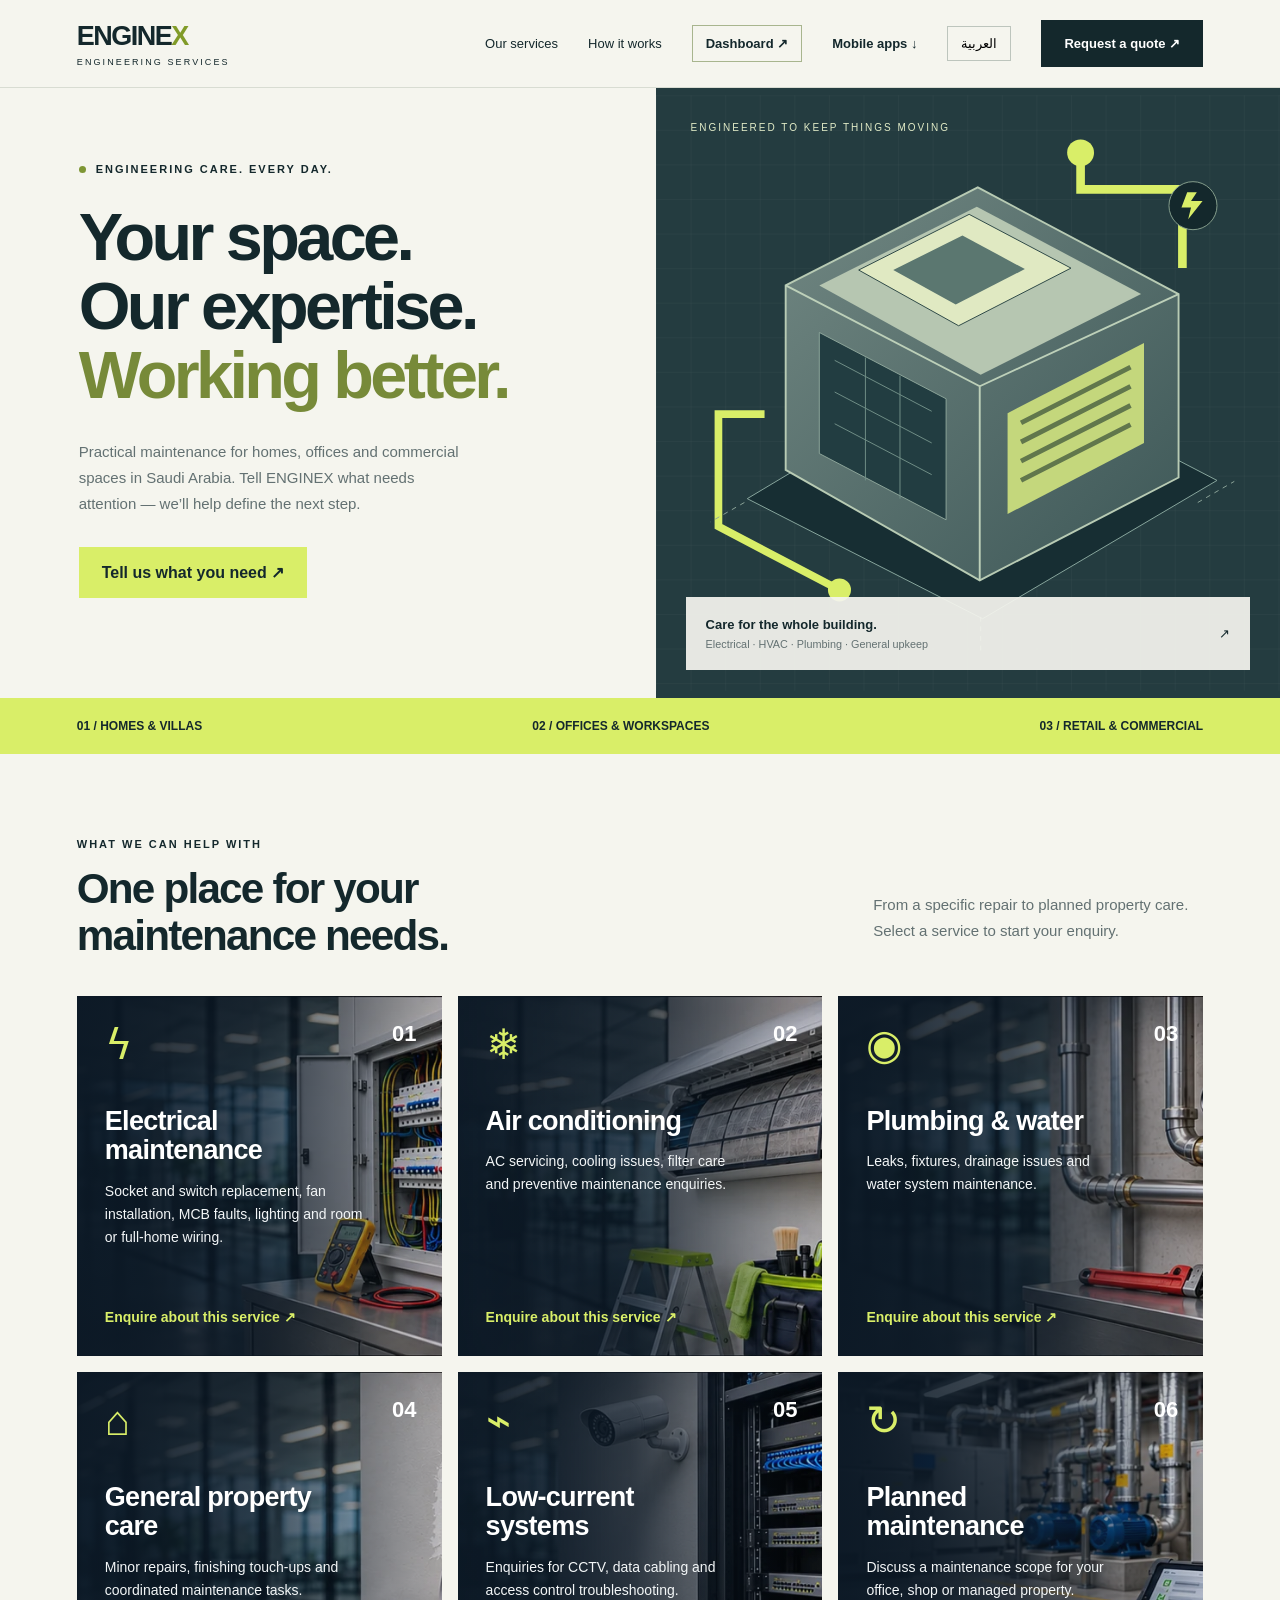
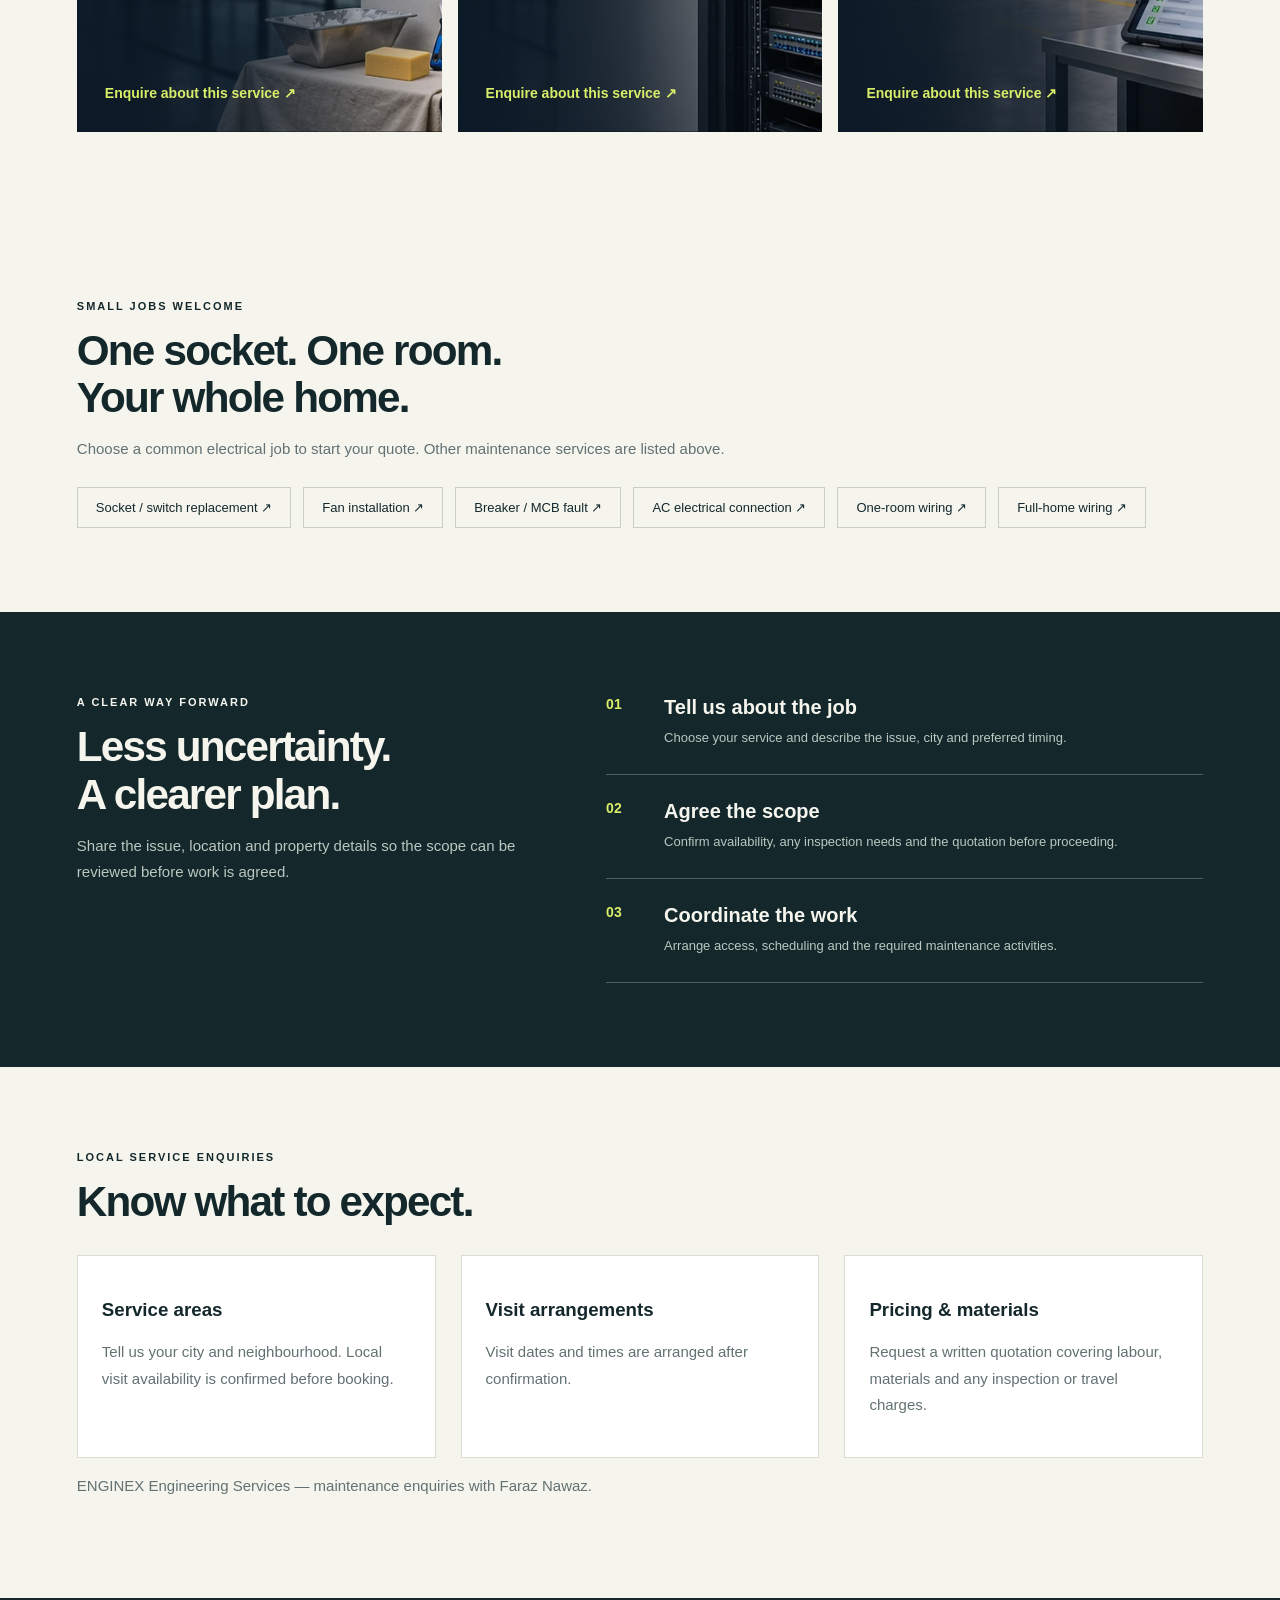
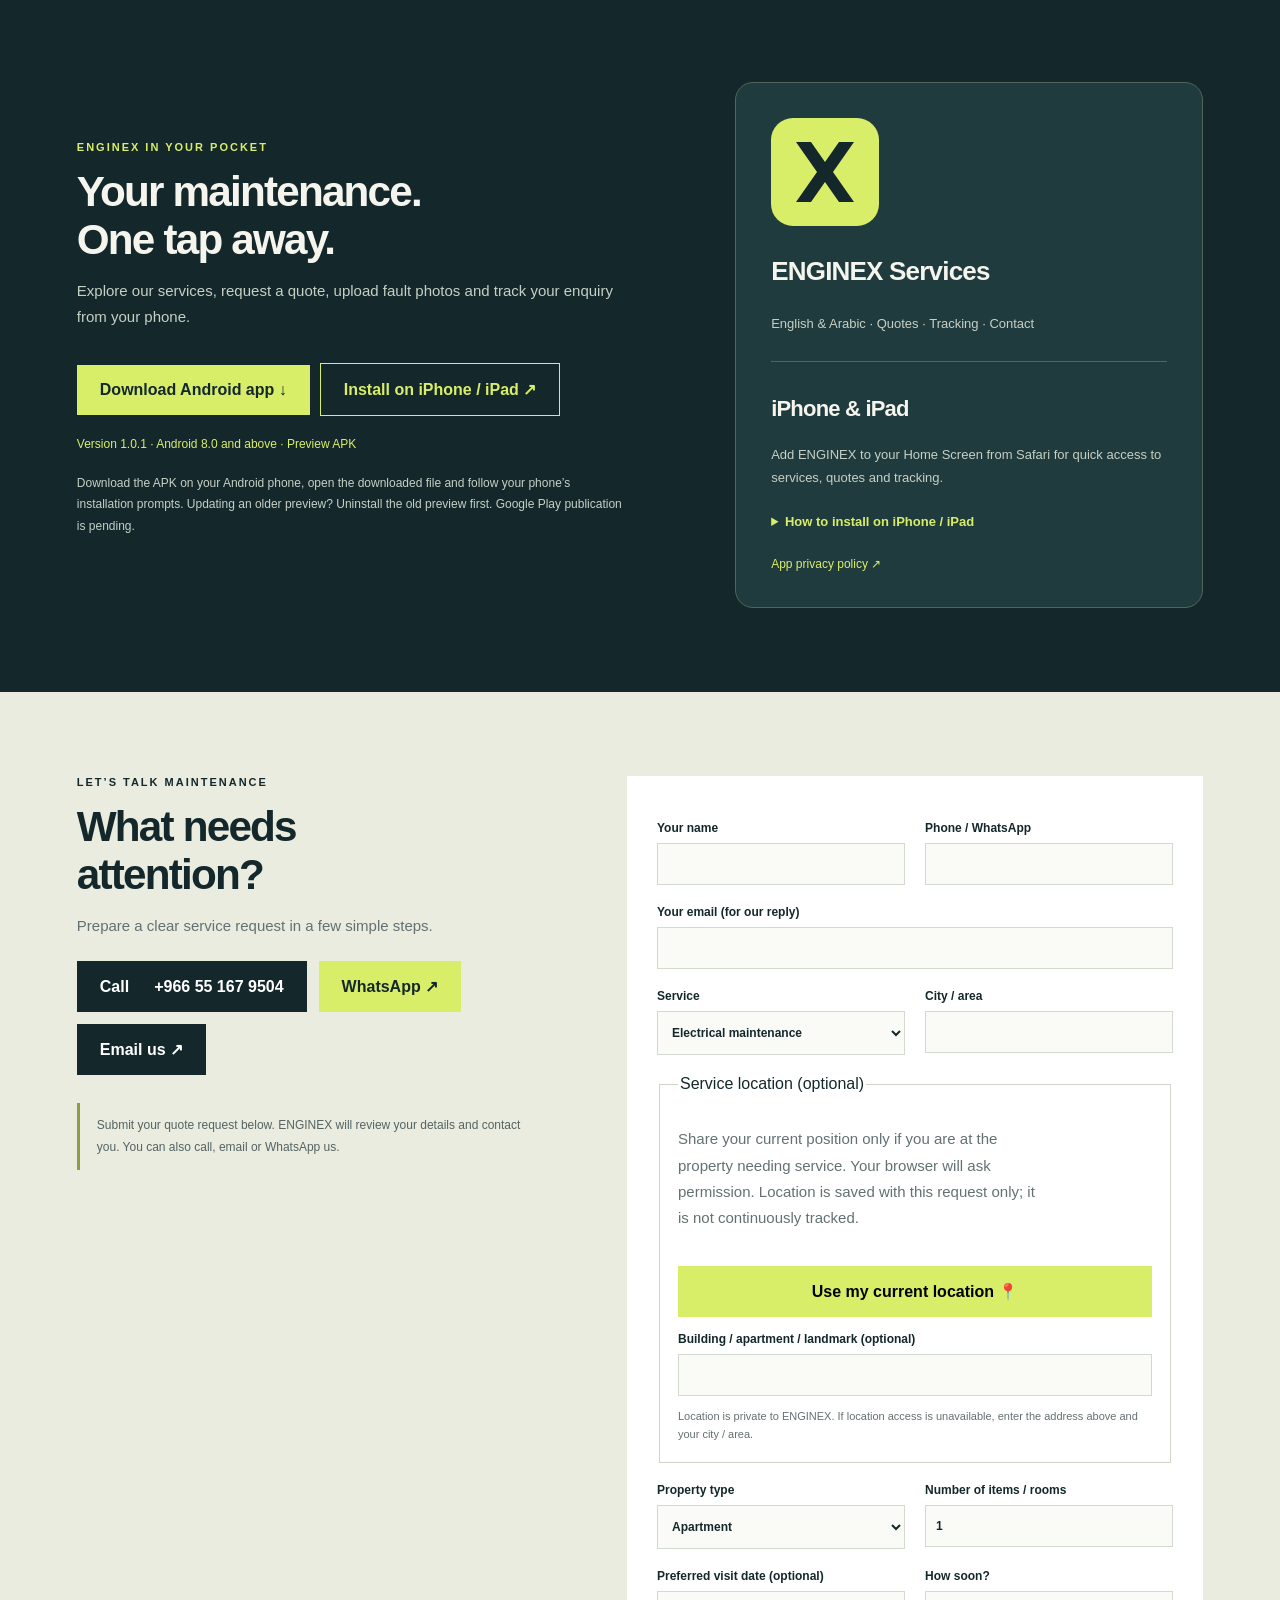
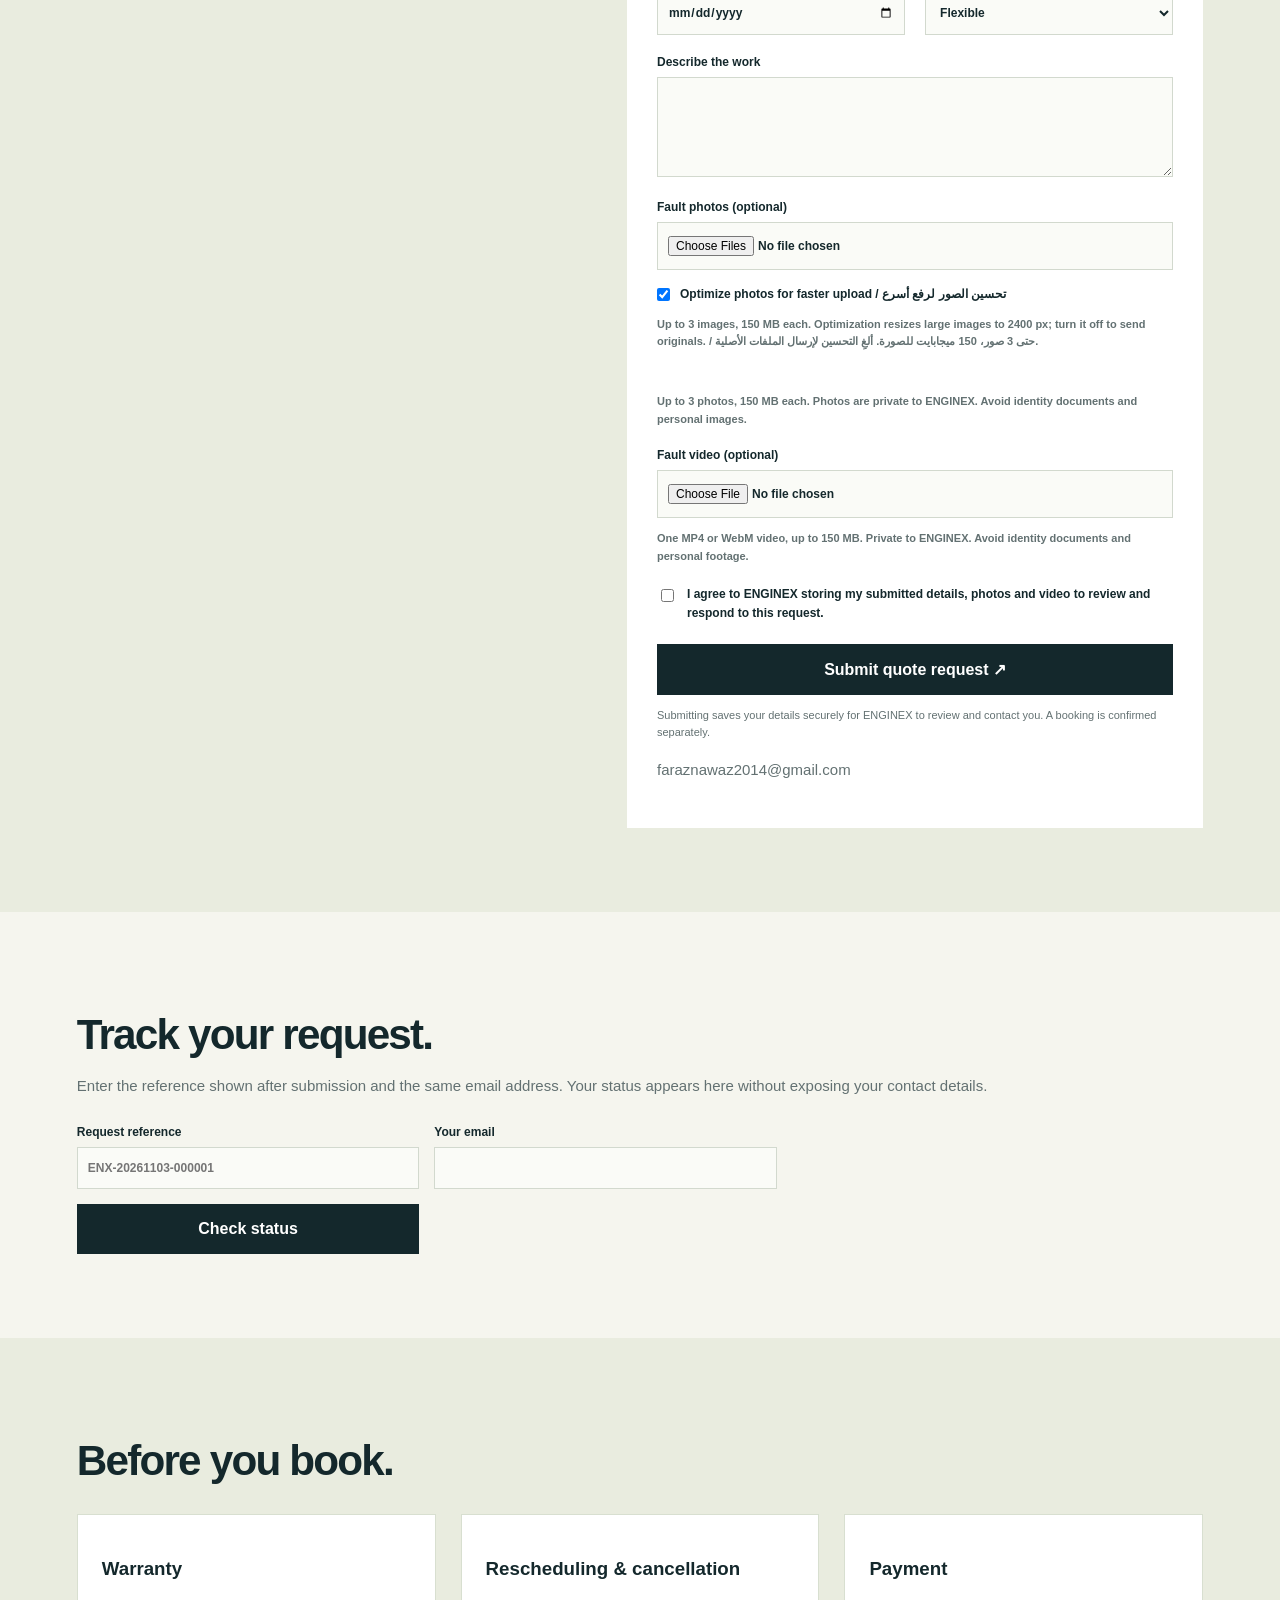
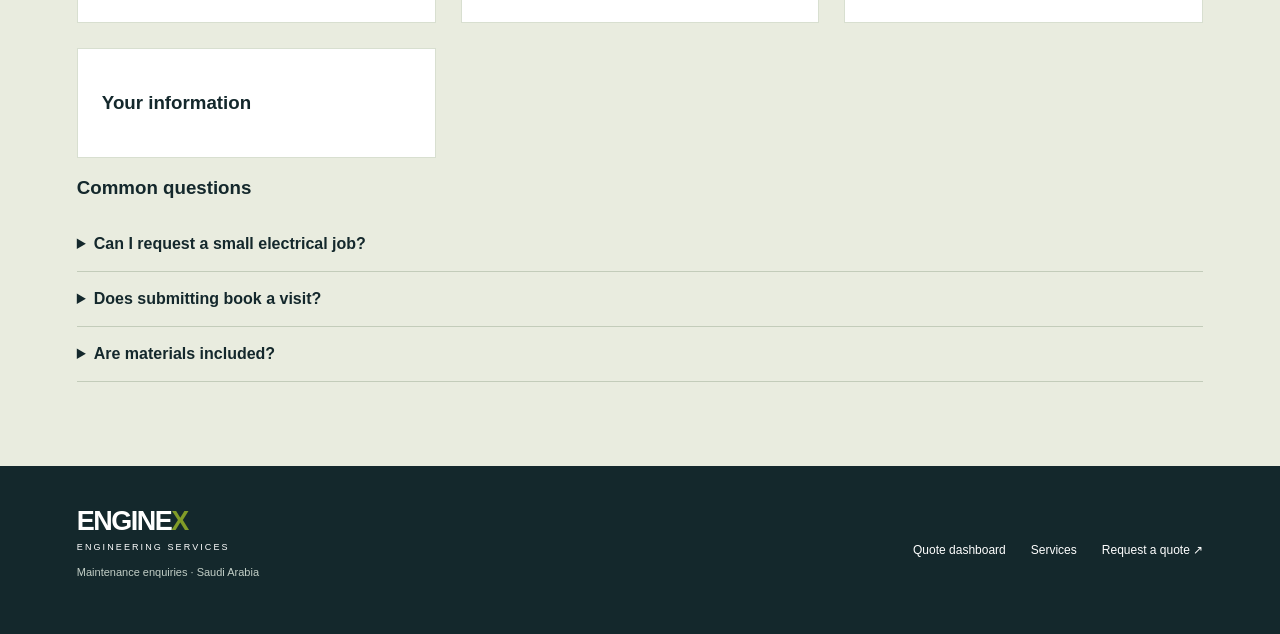
<file: index.html>
<!doctype html><html lang="en"><head><meta charset="utf-8"><meta name="viewport" content="width=device-width,initial-scale=1"><meta name="description" content="ENGINEX Engineering Services — electrical, air conditioning, plumbing and property maintenance enquiries in Saudi Arabia."><title>ENGINEX | Engineering & Maintenance</title><style>
:root{--ink:#14282c;--lime:#d9ee68;--paper:#f5f5ee;--muted:#637172}*{box-sizing:border-box}html{scroll-behavior:smooth;scroll-padding-top:90px}body{margin:0;background:var(--paper);color:var(--ink);font-family:Arial,sans-serif}a{color:inherit;text-decoration:none}button,input,select,textarea{font:inherit}button,a,input,select,textarea{outline-offset:5px}header{height:88px;display:flex;align-items:center;justify-content:space-between;padding:0 6%;background:var(--paper);border-bottom:1px solid #d8dcd2;position:sticky;top:0;z-index:10}.logo{font-size:27px;font-weight:900;letter-spacing:-1.5px}.logo span{color:#819b28}.sublogo{display:block;font-size:9px;letter-spacing:2.1px;font-weight:500;margin-top:5px}nav{display:flex;align-items:center;gap:30px;font-size:13px}.btn{border:0;background:var(--lime);padding:16px 23px;display:inline-flex;justify-content:center;align-items:center;gap:25px;font-weight:700;cursor:pointer}.dark{background:var(--ink);color:white}.lang{background:none;border:1px solid #bdc5bd;padding:9px 13px;cursor:pointer}.hero{display:grid;grid-template-columns:1.05fr 1fr;min-height:610px}.hero-copy{padding:75px 9% 62px 12%}.eyebrow{font-size:11px;text-transform:uppercase;letter-spacing:2px;font-weight:700;display:flex;align-items:center;gap:10px}.dot{height:7px;width:7px;background:#7e9634;border-radius:50%}h1{font-size:clamp(45px,5.2vw,76px);line-height:1.04;letter-spacing:-3.6px;margin:28px 0}h1 em{font-style:normal;color:#778a39}p{font-size:15px;line-height:1.75;color:var(--muted)}.hero-copy p{max-width:390px;margin-bottom:30px}.hero-art{background:#243c40;position:relative;overflow:hidden;display:flex;align-items:center;justify-content:center;min-height:470px}.hero-art svg{width:100%;height:100%;position:absolute}.art-label{position:absolute;left:35px;top:34px;color:#e2ecc7;font-size:10px;letter-spacing:2px}.art-bottom{position:absolute;bottom:28px;left:30px;right:30px;background:#f5f5eeed;padding:20px;display:flex;justify-content:space-between;align-items:center;font-size:13px}.art-bottom small{display:block;color:var(--muted);margin-top:6px}.strip{background:var(--lime);padding:21px 6%;display:flex;justify-content:space-between;gap:20px;font-size:12px;font-weight:700}.section{padding:84px 6%}.section-head{display:flex;justify-content:space-between;align-items:end;gap:30px;margin-bottom:36px}h2{font-size:clamp(32px,3.3vw,47px);letter-spacing:-1.8px;line-height:1.12;margin:15px 0 0}.section-head p{max-width:330px}.cards{display:grid;grid-template-columns:repeat(3,1fr);gap:16px}.card{background:#fff;padding:30px;min-height:255px;border:1px solid #dfe3d8;position:relative}.icon{font-size:29px;color:#728c2c}.card h3{font-size:21px;margin:25px 0 10px;letter-spacing:-.5px}.card p{font-size:13px;margin:0 0 25px}.card a{font-size:12px;font-weight:700}.number{position:absolute;right:25px;top:28px;color:#a0aaa3;font-size:11px}.process{background:var(--ink);color:var(--paper);display:grid;grid-template-columns:1fr 1.3fr;gap:70px}.process p{color:#bbc7c0}.steps{display:grid;gap:25px}.step{display:grid;grid-template-columns:40px 1fr;gap:18px;border-bottom:1px solid #4d5e5f;padding-bottom:24px}.step b{color:var(--lime);font-size:14px}.step h3{margin:0;font-size:20px}.step p{margin:8px 0 0;font-size:13px}.audience{display:flex;gap:12px;flex-wrap:wrap;margin-top:30px}.pill{border:1px solid #c8cfc3;padding:12px 18px;font-size:13px}.quote{display:grid;grid-template-columns:1fr 1.2fr;gap:70px;background:#e9ecdf}.quote p{max-width:370px}.note{border-left:3px solid #8b9e47;padding:12px 17px;font-size:12px;margin-top:28px;line-height:1.8;color:#556362}.form{background:white;padding:30px}.fields{display:grid;grid-template-columns:1fr 1fr;gap:20px}label{font-size:12px;font-weight:700;display:block}input,select,textarea{width:100%;padding:13px 10px;margin-top:8px;border:1px solid #d2d9ce;background:#fafbf7;color:var(--ink)}textarea{min-height:100px;resize:vertical}.wide{grid-column:1/-1}.form .btn{width:100%;margin-top:20px}.form small{display:block;font-size:11px;color:var(--muted);line-height:1.6;margin-top:12px}#result{white-space:pre-wrap;font-size:13px;line-height:1.6;background:var(--paper);padding:18px}footer{background:var(--ink);color:white;padding:40px 6%;display:flex;justify-content:space-between;gap:25px;align-items:center}footer p{font-size:11px;color:#c2cec6}.foot-links{font-size:12px;display:flex;gap:25px}[dir=rtl] h1{letter-spacing:0}[dir=rtl] .hero-copy{padding:75px 12% 62px 9%}[dir=rtl] .note{border-left:0;border-right:3px solid #8b9e47}@media(max-width:800px){header{height:75px}nav{gap:12px}nav>a:not(.btn){display:none}nav .btn{padding:12px;font-size:11px}.hero{grid-template-columns:1fr}.hero-copy{padding:48px 6%}h1{letter-spacing:-2px}.hero-art{min-height:390px}.strip{flex-wrap:wrap;font-size:11px}.section{padding:55px 6%}.cards{grid-template-columns:1fr 1fr}.process,.quote{grid-template-columns:1fr;gap:30px}.section-head{display:block}.fields{grid-template-columns:1fr}.wide{grid-column:auto}footer{align-items:start;flex-direction:column}}@media(max-width:470px){.cards{grid-template-columns:1fr}.card{min-height:210px}.logo{font-size:23px}.sublogo{font-size:7px}.form{padding:22px}}
.contact-actions{display:flex;flex-wrap:wrap;gap:12px;margin:22px 0}.contact-actions a{overflow-wrap:anywhere}.foot-links{flex-wrap:wrap}a[href^="mailto:"]{overflow-wrap:anywhere}nav .dashboard-link{border:1px solid #a8b58e;padding:10px 13px;font-weight:700;white-space:nowrap}@media(max-width:800px){nav>a.dashboard-link{display:inline-flex}header{height:auto;min-height:75px;padding-top:14px;padding-bottom:14px;gap:12px;flex-wrap:wrap}nav{flex-wrap:wrap}} .hero-media-layer{position:absolute;inset:0;z-index:1;background:#203b3d}.hero-custom-media{display:block;width:100%;height:100%;object-fit:cover}.hero-custom-media[hidden]{display:none!important}.has-custom-media>svg,.has-custom-media>.art-label{visibility:hidden}.has-custom-media>.art-bottom{z-index:3;pointer-events:none}.hero-slide-caption{position:absolute;z-index:3;left:20px;top:20px;bottom:auto;max-width:calc(100% - 270px);background:#14282ce8;color:#d9ee68;padding:10px 13px;font-size:11px;font-weight:700;letter-spacing:1.2px;line-height:1.5;pointer-events:none}@media(max-width:600px){.hero-slide-caption{top:78px;left:18px;max-width:calc(100% - 36px)}}.hero-slide-caption:empty{display:none}.hero-media-nav{position:absolute;top:18px;right:18px;z-index:4;display:flex;align-items:center;gap:8px;padding:8px;background:#f5f5eeed;color:#14282c;font-size:12px}.hero-media-nav button{border:0;padding:9px;background:#d9ee68;cursor:pointer}.hero-custom-media[controls]{padding-bottom:120px} .info-grid,.examples-grid{display:grid;grid-template-columns:repeat(3,1fr);gap:25px;margin-top:30px}.info-grid article,.work-example{padding:24px;background:#fff;border:1px solid #d8dfd0}.job-options{display:flex;flex-wrap:wrap;gap:12px;margin-top:25px}.consent{display:flex;align-items:flex-start;gap:10px;line-height:1.6}.consent input{width:auto;margin-top:4px}.before-after{display:grid;grid-template-columns:1fr 1fr;gap:10px}.before-after figure{margin:0}.before-after img{width:100%;height:190px;object-fit:cover}.before-after figcaption{font-size:12px;padding:8px}.terms{background:#e9ecdf}.terms details{padding:18px 0;border-bottom:1px solid #c3ccba}.terms summary{cursor:pointer;font-weight:bold}.track-form{max-width:700px;display:grid;grid-template-columns:1fr 1fr;gap:15px;margin-top:25px}.mobile-contact{display:none}[hidden]{display:none!important}@media(max-width:800px){.info-grid,.examples-grid{grid-template-columns:1fr}.track-form{grid-template-columns:1fr}body{padding-bottom:65px}.mobile-contact{display:flex;position:fixed;bottom:0;left:0;right:0;z-index:20;gap:1px;background:#14282c;padding:8px}.mobile-contact a{flex:1;background:#d9ee68;color:#14282c;text-align:center;padding:13px 5px;font-size:12px;font-weight:bold}} .card.service-image-card{min-height:360px;padding:28px;display:flex;flex-direction:column;background-color:#142632;color:white;border:0;overflow:hidden}.service-image-card .icon{color:#d9ee68;font-size:42px;line-height:1;margin-bottom:35px;width:50px;height:48px}.service-image-card .number{top:25px;right:25px;color:#fff;font-size:22px;font-weight:700}.service-image-card h3{font-size:27px;line-height:1.1;max-width:82%;margin:0 0 14px;color:white;letter-spacing:-.7px}.service-image-card p{font-size:14px;line-height:1.65;max-width:84%;color:#f3f6f7;margin:0 0 22px}.service-image-card a{font-size:14px;color:#d9ee68;margin-top:auto;font-weight:700;line-height:1.5}.service-image-card a:hover{text-decoration:underline}.service-image-card a:focus-visible{outline:2px solid #d9ee68}[dir=rtl] .service-image-card .number{right:auto;left:25px}@media(max-width:800px){.card.service-image-card{min-height:365px;padding:24px}.service-image-card h3{font-size:25px}}@media(max-width:470px){.card.service-image-card{min-height:350px}} .quote-confirmation{background:#14282c;color:white;border-top:6px solid #d9ee68;padding:26px;margin-bottom:25px}.quote-confirmation p,.quote-confirmation small{color:#d6e0d5}.quote-confirmation h3{font-size:26px;margin:16px 0}.quote-confirmation strong{display:block;font-family:monospace;font-size:clamp(17px,2vw,26px);color:#d9ee68;overflow-wrap:anywhere;padding:18px 0;letter-spacing:1px}.quote-confirmation .btn{width:auto;margin:0;padding:13px}.quote-confirmation .dark{border:1px solid #d9ee68}.quote-confirmation .eyebrow{color:#d9ee68}#submission-status[data-saved="false"]{color:#a32d21}.android-app-section{display:grid;grid-template-columns:1.3fr 1fr;gap:50px;align-items:center;background:#14282c;color:#f5f5ee}.android-app-section .eyebrow{color:#d9ee68}.android-app-copy>p{max-width:550px;color:#c6d0c4}.android-app-copy .btn{margin:18px 0;color:#14282c}.android-app-meta{display:block;color:#d9ee68;font-size:12px;line-height:1.7}.android-app-copy .android-install-help{font-size:12px;line-height:1.8;margin-top:18px}.android-app-card{padding:35px;background:#203b3d;border:1px solid #52655c;border-radius:18px}.android-app-card h3{font-size:26px;letter-spacing:-.8px}.android-app-card p{font-size:13px;color:#c6d0c4}.android-app-card a{font-size:12px;color:#d9ee68}.android-nav-link{font-weight:bold;white-space:nowrap}@media(max-width:800px){.android-app-section{grid-template-columns:1fr;gap:30px}nav>a.android-nav-link{display:inline-flex}.android-app-card{padding:25px}} .android-app-copy .ios-download-button{background:transparent;border:1px solid #d9ee68;color:#d9ee68;margin-inline-start:10px}.ios-app-panel{border-top:1px solid #52655c;margin-top:25px;padding-top:12px}.ios-app-panel h3{font-size:22px}.ios-app-panel details{margin:20px 0;font-size:13px;line-height:1.9;color:#f5f5ee}.ios-app-panel summary{cursor:pointer;color:#d9ee68;font-weight:bold}.ios-app-panel li{margin:10px 0}.ios-installed-note{color:#d9ee68!important}@media(max-width:800px){.android-app-copy .ios-download-button{margin-inline-start:0;display:flex}}@media(display-mode:standalone){.mobile-contact{padding-bottom:max(8px,env(safe-area-inset-bottom))}body{overscroll-behavior-y:none}} </style><link rel="stylesheet" href="operations.css?v=jobs-1"><link rel="manifest" href="app.webmanifest"><meta name="theme-color" content="#14282c"><meta name="mobile-web-app-capable" content="yes"><meta name="apple-mobile-web-app-capable" content="yes"><meta name="apple-mobile-web-app-title" content="ENGINEX"><meta name="apple-mobile-web-app-status-bar-style" content="default"><link rel="apple-touch-icon" sizes="180x180" href="assets/app-icon-180.png"></head><body><header><a class="logo" href="#">ENGINE<span>X</span><small class="sublogo">ENGINEERING SERVICES</small></a><nav><a href="#services" data-en="Our services" data-ar="خدماتنا">Our services</a><a href="#approach" data-en="How it works" data-ar="كيف نعمل">How it works</a><a class="dashboard-link" href="dashboard.html" data-en="Dashboard ↗" data-ar="لوحة التحكم ↖">Dashboard ↗</a><a class="android-nav-link" href="#android-app" data-en="Mobile apps ↓" data-ar="تطبيقات الجوال ↓">Mobile apps ↓</a><button class="lang" id="language">العربية</button><a class="btn dark" href="#contact" data-en="Request a quote ↗" data-ar="اطلب عرض سعر ↖">Request a quote ↗</a></nav></header>
<main><section class="hero"><div class="hero-copy"><div class="eyebrow"><span class="dot"></span><span data-en="ENGINEERING CARE. EVERY DAY." data-ar="عناية هندسية. كل يوم.">ENGINEERING CARE. EVERY DAY.</span></div><h1 data-en="Your space.<br>Our expertise.<br><em>Working better.</em>" data-ar="مساحتك.<br>خبرتنا.<br><em>أداء أفضل.</em>">Your space.<br>Our expertise.<br><em>Working better.</em></h1><p data-en="Practical maintenance for homes, offices and commercial spaces in Saudi Arabia. Tell ENGINEX what needs attention — we’ll help define the next step." data-ar="صيانة عملية للمنازل والمكاتب والمنشآت التجارية في المملكة العربية السعودية. أخبر إنجنكس بما يحتاج إلى عناية لتحديد الخطوة التالية.">Practical maintenance for homes, offices and commercial spaces in Saudi Arabia. Tell ENGINEX what needs attention — we’ll help define the next step.</p><a href="#contact" class="btn" data-en="Tell us what you need ↗" data-ar="أخبرنا باحتياجك ↖">Tell us what you need ↗</a></div><div class="hero-art" role="img" aria-label="Architectural illustration of building maintenance systems"><span class="art-label">ENGINEERED TO KEEP THINGS MOVING</span><svg viewBox="0 0 650 620" fill="none" aria-hidden="true"><defs><pattern id="grid" width="36" height="36" patternUnits="userSpaceOnUse"><path d="M36 0H0V36" stroke="#6c8584" stroke-opacity=".16"/></pattern><linearGradient id="wall" x2="1" y2="1"><stop stop-color="#718782"/><stop offset="1" stop-color="#3d5757"/></linearGradient></defs><path fill="url(#grid)" d="M0 0h650v620H0z"/><path d="M95 420 340 545 584 401 339 274Z" fill="#172e33" stroke="#8caaa0"/><path d="M135 390V198L335 96 544 207V398L337 505Z" fill="url(#wall)" stroke="#b8cbb4" stroke-width="2"/><path d="m135 198 202 105 207-96M337 303v202" stroke="#bdd0b9" stroke-width="2"/><path d="m170 198 164-82 171 91-167 84Z" fill="#b6c6b1"/><path d="M170 247v126l132 69V316Z" fill="#223d41" stroke="#8fa79b"/><path d="m186 276 101 53m-101-20 101 53m-101-20 101 53M218 273v128m36-109v128" stroke="#729188"/><path d="m366 331 142-73v104l-142 74Z" fill="#c4d77c"/><path d="m380 341 114-58m-114 78 114-58m-114 78 114-58m-114 78 114-58" stroke="#61774c" stroke-width="5"/><path d="m211 182 115-58 106 56-117 60Z" fill="#e0e9c2" stroke="#294443"/><path d="m247 182 72-36 65 35-72 37Z" fill="#5b7770"/><path d="M548 180V98H442V60" stroke="#d9ee68" stroke-width="9"/><circle cx="442" cy="60" r="14" fill="#d9ee68"/><path d="M113 332H65v117l126 66" stroke="#d9ee68" stroke-width="8"/><circle cx="191" cy="515" r="12" fill="#d9ee68"/><path d="m564 424 38-22m-264 141v35M92 424l-35 20" stroke="#8fa79b" stroke-dasharray="5 5"/><circle cx="559" cy="115" r="25" fill="#14282c" stroke="#88a18f"/><path d="m553 101-6 16h10l-3 12 15-19h-12l6-9Z" fill="#d9ee68"/></svg><div class="art-bottom"><div><strong data-en="Care for the whole building." data-ar="عناية بكامل المبنى.">Care for the whole building.</strong><small data-en="Electrical · HVAC · Plumbing · General upkeep" data-ar="كهرباء · تكييف · سباكة · صيانة عامة">Electrical · HVAC · Plumbing · General upkeep</small></div><span>↗</span></div></div></section>
<div class="strip"><span data-en="01 / HOMES & VILLAS" data-ar="01 / المنازل والفلل">01 / HOMES & VILLAS</span><span data-en="02 / OFFICES & WORKSPACES" data-ar="02 / المكاتب ومساحات العمل">02 / OFFICES & WORKSPACES</span><span data-en="03 / RETAIL & COMMERCIAL" data-ar="03 / المتاجر والمنشآت التجارية">03 / RETAIL & COMMERCIAL</span></div>
<section class="section" id="services"><div class="section-head"><div><div class="eyebrow" data-en="WHAT WE CAN HELP WITH" data-ar="كيف يمكننا مساعدتك">WHAT WE CAN HELP WITH</div><h2 data-en="One place for your<br>maintenance needs." data-ar="وجهة واحدة<br>لاحتياجات الصيانة.">One place for your<br>maintenance needs.</h2></div><p data-en="From a specific repair to planned property care. Select a service to start your enquiry." data-ar="من إصلاح محدد إلى العناية المخططة بالعقار. اختر الخدمة لبدء استفسارك.">From a specific repair to planned property care. Select a service to start your enquiry.</p></div><div class="cards" id="cards"></div></section>
<section class="section" id="small-jobs"><div class="eyebrow" data-en="SMALL JOBS WELCOME" data-ar="نرحب بالأعمال الصغيرة">SMALL JOBS WELCOME</div><h2 data-en="One socket. One room.<br>Your whole home." data-ar="مقبس واحد. غرفة واحدة.<br>منزلك بالكامل.">One socket. One room.<br>Your whole home.</h2><p data-en="Choose a common electrical job to start your quote. Other maintenance services are listed above." data-ar="اختر عملاً كهربائياً شائعاً لبدء طلب عرض السعر. خدمات الصيانة الأخرى مذكورة أعلاه.">Choose a common electrical job to start your quote. Other maintenance services are listed above.</p><div class="job-options"><a class="pill" href="#contact" data-job="Socket / switch replacement" data-en="Socket / switch replacement ↗" data-ar="تغيير مقبس أو مفتاح ↖">Socket / switch replacement ↗</a><a class="pill" href="#contact" data-job="Fan installation" data-en="Fan installation ↗" data-ar="تركيب مروحة ↖">Fan installation ↗</a><a class="pill" href="#contact" data-job="Breaker / MCB fault" data-en="Breaker / MCB fault ↗" data-ar="عطل قاطع كهربائي ↖">Breaker / MCB fault ↗</a><a class="pill" href="#contact" data-job="AC electrical connection" data-en="AC electrical connection ↗" data-ar="توصيل كهرباء المكيف ↖">AC electrical connection ↗</a><a class="pill" href="#contact" data-job="One-room wiring" data-en="One-room wiring ↗" data-ar="تمديدات غرفة واحدة ↖">One-room wiring ↗</a><a class="pill" href="#contact" data-job="Full-home wiring" data-en="Full-home wiring ↗" data-ar="تمديدات منزل كامل ↖">Full-home wiring ↗</a></div></section><section class="section process" id="approach"><div><div class="eyebrow" data-en="A CLEAR WAY FORWARD" data-ar="خطوات واضحة">A CLEAR WAY FORWARD</div><h2 data-en="Less uncertainty.<br>A clearer plan." data-ar="وضوح أكبر.<br>وخطة أفضل.">Less uncertainty.<br>A clearer plan.</h2><p data-en="Share the issue, location and property details so the scope can be reviewed before work is agreed." data-ar="شارك المشكلة والموقع وتفاصيل العقار لمراجعة نطاق العمل قبل الاتفاق عليه.">Share the issue, location and property details so the scope can be reviewed before work is agreed.</p></div><div class="steps"><div class="step"><b>01</b><div><h3 data-en="Tell us about the job" data-ar="أخبرنا عن العمل">Tell us about the job</h3><p data-en="Choose your service and describe the issue, city and preferred timing." data-ar="اختر الخدمة واشرح المشكلة والمدينة والوقت المناسب.">Choose your service and describe the issue, city and preferred timing.</p></div></div><div class="step"><b>02</b><div><h3 data-en="Agree the scope" data-ar="الاتفاق على النطاق">Agree the scope</h3><p data-en="Confirm availability, any inspection needs and the quotation before proceeding." data-ar="تأكيد التوفر والحاجة للمعاينة وعرض السعر قبل البدء.">Confirm availability, any inspection needs and the quotation before proceeding.</p></div></div><div class="step"><b>03</b><div><h3 data-en="Coordinate the work" data-ar="تنسيق التنفيذ">Coordinate the work</h3><p data-en="Arrange access, scheduling and the required maintenance activities." data-ar="تنسيق الدخول والجدول الزمني وأعمال الصيانة المطلوبة.">Arrange access, scheduling and the required maintenance activities.</p></div></div></div></section>
<section class="section" id="coverage"><div class="eyebrow" data-en="LOCAL SERVICE ENQUIRIES" data-ar="استفسارات الخدمة المحلية">LOCAL SERVICE ENQUIRIES</div><h2 data-en="Know what to expect." data-ar="تعرف على تفاصيل الخدمة.">Know what to expect.</h2><div class="info-grid"><article><h3 data-en="Service areas" data-ar="مناطق الخدمة">Service areas</h3><p data-site-field="areas">Tell us your city and neighbourhood. Local visit availability is confirmed before booking.</p></article><article><h3 data-en="Visit arrangements" data-ar="مواعيد الزيارة">Visit arrangements</h3><p data-site-field="hours">Visit dates and times are arranged after confirmation.</p></article><article><h3 data-en="Pricing & materials" data-ar="الأسعار والمواد">Pricing & materials</h3><p data-site-field="pricing">Request a written quotation covering labour, materials and any inspection or travel charges.</p></article></div><p data-site-field="business">ENGINEX Engineering Services — maintenance enquiries with Faraz Nawaz.</p></section><section class="section" id="work-examples" hidden><div class="eyebrow" data-en="COMPLETED WORK" data-ar="الأعمال المنجزة">COMPLETED WORK</div><h2 data-en="Before & after." data-ar="قبل وبعد.">Before & after.</h2><div class="examples-grid"></div></section><section class="section" id="customer-reviews" hidden><h2 data-en="Customer feedback." data-ar="آراء العملاء.">Customer feedback.</h2><div class="examples-grid"></div></section>
<section class="section android-app-section" id="android-app"><div class="android-app-copy"><div class="eyebrow" data-en="ENGINEX IN YOUR POCKET" data-ar="إنجنكس في متناول يدك">ENGINEX IN YOUR POCKET</div><h2 data-en="Your maintenance.<br>One tap away." data-ar="خدمات الصيانة.<br>بلمسة واحدة.">Your maintenance.<br>One tap away.</h2><p data-en="Explore our services, request a quote, upload fault photos and track your enquiry from your phone." data-ar="استعرض خدماتنا واطلب عرض سعر وارفع صور العطل وتتبع طلبك من هاتفك.">Explore our services, request a quote, upload fault photos and track your enquiry from your phone.</p><a class="btn" id="download-android-apk" href="assets/enginex-services-1.0.1.apk" download="ENGINEX-Services-1.0.1.apk" data-en="Download Android app ↓" data-ar="تحميل تطبيق أندرويد ↓">Download Android app ↓</a><a class="btn ios-download-button" href="#ios-installation" data-ios-install data-en="Install on iPhone / iPad ↗" data-ar="تثبيت على آيفون / آيباد ↖">Install on iPhone / iPad ↗</a><small class="android-app-meta" data-en="Version 1.0.1 · Android 8.0 and above · Preview APK" data-ar="الإصدار 1.0.1 · أندرويد 8.0 أو أحدث · نسخة تجريبية APK">Version 1.0.1 · Android 8.0 and above · Preview APK</small><p class="android-install-help" data-en="Download the APK on your Android phone, open the downloaded file and follow your phone’s installation prompts. Updating an older preview? Uninstall the old preview first. Google Play publication is pending." data-ar="حمّل ملف APK على هاتف أندرويد، ثم افتح الملف واتبع تعليمات التثبيت في هاتفك. إذا ثبّت نسخة تجريبية سابقة، فأزلها أولاً قبل تثبيت هذه النسخة. النشر على متجر Google Play قيد الانتظار.">Download the APK on your Android phone, open the downloaded file and follow your phone’s installation prompts. Updating an older preview? Uninstall the old preview first. Google Play publication is pending.</p></div><div class="android-app-card"><svg viewBox="0 0 108 108" width="108" height="108" aria-hidden="true"><rect width="108" height="108" rx="22" fill="#d9ee68"/><path fill="#14282c" d="M25 24h15l14 20 14-20h15L62 54l21 30H68L54 64 40 84H25l21-30z"/></svg><h3>ENGINEX Services</h3><p data-en="English & Arabic · Quotes · Tracking · Contact" data-ar="العربية والإنجليزية · عروض الأسعار · التتبع · التواصل">English & Arabic · Quotes · Tracking · Contact</p><div class="ios-app-panel" id="ios-app"><h3 data-en="iPhone & iPad" data-ar="آيفون وآيباد">iPhone & iPad</h3><p data-en="Add ENGINEX to your Home Screen from Safari for quick access to services, quotes and tracking." data-ar="أضف إنجنكس إلى الشاشة الرئيسية من Safari للوصول السريع للخدمات وعروض الأسعار والتتبع.">Add ENGINEX to your Home Screen from Safari for quick access to services, quotes and tracking.</p><p class="ios-installed-note" id="ios-installed-note" hidden data-en="You’re using the installed home-screen app." data-ar="أنت تستخدم تطبيق الشاشة الرئيسية المثبّت.">You’re using the installed home-screen app.</p><details id="ios-installation"><summary data-en="How to install on iPhone / iPad" data-ar="طريقة التثبيت على آيفون / آيباد">How to install on iPhone / iPad</summary><ol><li data-en="Open this ENGINEX website in Safari on your iPhone or iPad." data-ar="افتح موقع إنجنكس هذا في Safari على آيفون أو آيباد.">Open this ENGINEX website in Safari on your iPhone or iPad.</li><li data-en="Tap Safari’s Share button, then Add to Home Screen." data-ar="اضغط زر المشاركة في Safari ثم إضافة إلى الشاشة الرئيسية.">Tap Safari’s Share button, then Add to Home Screen.</li><li data-en="Keep Open as Web App enabled if shown, then tap Add." data-ar="أبقِ خيار فتح كتطبيق ويب مفعّلاً إن ظهر، ثم اضغط إضافة.">Keep Open as Web App enabled if shown, then tap Add.</li><li data-en="Launch ENGINEX using its new Home Screen icon." data-ar="شغّل إنجنكس من الأيقونة الجديدة على الشاشة الرئيسية.">Launch ENGINEX using its new Home Screen icon.</li></ol><p data-en="This is a Safari home-screen web app. Quotes and tracking require internet access." data-ar="هذا تطبيق ويب على الشاشة الرئيسية عبر Safari. تتطلب عروض الأسعار والتتبع اتصالاً بالإنترنت.">This is a Safari home-screen web app. Quotes and tracking require internet access.</p></details></div><a href="privacy.html" data-en="App privacy policy ↗" data-ar="سياسة خصوصية التطبيق ↖">App privacy policy ↗</a></div></section><section class="section quote" id="contact"><div><div class="eyebrow" data-en="LET’S TALK MAINTENANCE" data-ar="لنتحدث عن الصيانة">LET’S TALK MAINTENANCE</div><h2 data-en="What needs<br>attention?" data-ar="ما الذي يحتاج<br>إلى عناية؟">What needs<br>attention?</h2><p data-en="Prepare a clear service request in a few simple steps." data-ar="جهّز طلب خدمة واضحاً في خطوات بسيطة.">Prepare a clear service request in a few simple steps.</p><div class="contact-actions"><a class="btn dark" href="tel:+966551679504"><span data-en="Call" data-ar="اتصال">Call</span> <bdi dir="ltr">+966 55 167 9504</bdi></a><a class="btn" href="https://wa.me/966551679504" target="_blank" rel="noopener noreferrer" data-en="WhatsApp ↗" data-ar="واتساب ↖">WhatsApp ↗</a><a class="btn dark" href="mailto:faraznawaz2014@gmail.com?subject=ENGINEX%20Service%20enquiry" data-en="Email us ↗" data-ar="راسلنا بالبريد ↖">Email us ↗</a></div><div class="note" data-en="Submit your quote request below. ENGINEX will review your details and contact you. You can also call, email or WhatsApp us." data-ar="أرسل طلب عرض السعر أدناه. ستراجع إنجنكس بياناتك وتتواصل معك. يمكنك أيضاً الاتصال أو مراسلتنا بالبريد أو واتساب.">Submit your quote request below. ENGINEX will review your details and contact you. You can also call, email or WhatsApp us.</div></div><form class="form" id="request"><p id="submission-status" role="status" aria-live="polite"></p><label style="position:absolute;left:-10000px" aria-hidden="true">Website<input name="website" tabindex="-1" autocomplete="off"></label><div class="fields"><label><span data-en="Your name" data-ar="الاسم">Your name</span><input name="customer" required autocomplete="name"></label><label><span data-en="Phone / WhatsApp" data-ar="الهاتف / واتساب">Phone / WhatsApp</span><input name="phone" type="tel" required autocomplete="tel"></label><label class="wide"><span data-en="Your email (for our reply)" data-ar="بريدك الإلكتروني للرد">Your email (for our reply)</span><input name="email" type="email" required autocomplete="email"></label><label><span data-en="Service" data-ar="الخدمة">Service</span><select name="service" id="service" required></select></label><label><span data-en="City / area" data-ar="المدينة / الحي">City / area</span><input name="city" required autocomplete="address-level2"></label><fieldset class="wide" style="min-width:0;border:1px solid #ced5c8;padding:18px"><legend data-en="Service location (optional)" data-ar="موقع الخدمة (اختياري)">Service location (optional)</legend><p data-en="Share your current position only if you are at the property needing service. Your browser will ask permission. Location is saved with this request only; it is not continuously tracked." data-ar="شارك موقعك الحالي فقط إذا كنت في العقار المطلوب صيانته. سيطلب المتصفح إذنك. يُحفظ الموقع مع هذا الطلب فقط دون تتبع مستمر.">Share your current position only if you are at the property needing service. Your browser will ask permission. Location is saved with this request only; it is not continuously tracked.</p><button class="btn" type="button" id="detect-service-location" data-en="Use my current location 📍" data-ar="استخدم موقعي الحالي 📍">Use my current location 📍</button><p id="service-location-status" role="status" aria-live="polite"></p><div id="service-location-result" hidden><p><bdi id="service-location-coordinates" dir="ltr"></bdi></p><a id="service-location-map" target="_blank" rel="noopener noreferrer" data-en="Check location in Google Maps ↗" data-ar="تحقق من الموقع في خرائط Google ↖">Check location in Google Maps ↗</a><label class="consent"><input id="confirm-service-location" type="checkbox"><span data-en="This is the service location. I agree to save it with my request for ENGINEX to arrange access." data-ar="هذا موقع الخدمة وأوافق على حفظه مع طلبي لتسهيل وصول إنجنكس.">This is the service location. I agree to save it with my request for ENGINEX to arrange access.</span></label><button type="button" id="clear-service-location" data-en="Remove location" data-ar="إزالة الموقع">Remove location</button></div><label><span data-en="Building / apartment / landmark (optional)" data-ar="المبنى / الشقة / معلم قريب (اختياري)">Building / apartment / landmark (optional)</span><input name="accessDetails" maxlength="500" autocomplete="street-address"></label><small data-en="Location is private to ENGINEX. If location access is unavailable, enter the address above and your city / area." data-ar="الموقع خاص بإنجنكس. إذا تعذر الوصول للموقع فأدخل العنوان أعلاه والمدينة / الحي.">Location is private to ENGINEX. If location access is unavailable, enter the address above and your city / area.</small></fieldset><label><span data-en="Property type" data-ar="نوع العقار">Property type</span><select name="property" required><option value="Apartment" data-en="Apartment" data-ar="شقة">Apartment</option><option value="Villa / home" data-en="Villa / home" data-ar="فيلا / منزل">Villa / home</option><option value="Office" data-en="Office" data-ar="مكتب">Office</option><option value="Shop" data-en="Shop" data-ar="محل">Shop</option><option value="Other" data-en="Other" data-ar="أخرى">Other</option></select></label><label><span data-en="Number of items / rooms" data-ar="عدد القطع / الغرف">Number of items / rooms</span><input name="quantity" type="number" min="1" max="999" value="1" required></label><label><span data-en="Preferred visit date (optional)" data-ar="تاريخ الزيارة المفضل (اختياري)">Preferred visit date (optional)</span><input name="preferredDate" type="date"></label><label><span data-en="How soon?" data-ar="درجة الاستعجال">How soon?</span><select name="urgency"><option value="Flexible" data-en="Flexible" data-ar="مرن">Flexible</option><option value="Soon" data-en="Soon" data-ar="قريباً">Soon</option><option value="Urgent" data-en="Urgent — subject to availability" data-ar="عاجل — حسب التوفر">Urgent — subject to availability</option></select></label><label class="wide"><span data-en="Describe the work" data-ar="وصف العمل">Describe the work</span><textarea name="details" required maxlength="5000"></textarea></label><label class="wide"><span data-en="Fault photos (optional)" data-ar="صور العطل (اختيارية)">Fault photos (optional)</span><input name="photos" type="file" multiple accept="image/jpeg,image/png,image/webp"><small data-en="Up to 3 photos, 150 MB each. Photos are private to ENGINEX. Avoid identity documents and personal images." data-ar="حتى 3 صور، بحد أقصى 150 ميجابايت للصورة. الصور خاصة بإنجنكس. تجنب وثائق الهوية والصور الشخصية.">Up to 3 photos, 150 MB each. Photos are private to ENGINEX. Avoid identity documents and personal images.</small></label><label class="wide"><span data-en="Fault video (optional)" data-ar="فيديو العطل (اختياري)">Fault video (optional)</span><input name="video" type="file" accept="video/mp4,video/webm"><small data-en="One MP4 or WebM video, up to 150 MB. Private to ENGINEX. Avoid identity documents and personal footage." data-ar="فيديو واحد MP4 أو WebM حتى 150 ميجابايت، خاص بإنجنكس. تجنب وثائق الهوية والمقاطع الشخصية.">One MP4 or WebM video, up to 150 MB. Private to ENGINEX. Avoid identity documents and personal footage.</small><button type="button" id="remove-quote-video" hidden data-en="Remove video" data-ar="إزالة الفيديو">Remove video</button><span id="quote-video-selection" role="status"></span></label><label class="wide consent"><input type="checkbox" required><span data-en="I agree to ENGINEX storing my submitted details, photos and video to review and respond to this request." data-ar="أوافق على حفظ إنجنكس للبيانات والصور والفيديو المقدمة لمراجعة الطلب والرد عليه.">I agree to ENGINEX storing my submitted details, photos and video to review and respond to this request.</span></label></div><button class="btn dark" type="submit" data-en="Submit quote request ↗" data-ar="إرسال طلب عرض السعر ↖">Submit quote request ↗</button><small data-en="Submitting saves your details securely for ENGINEX to review and contact you. A booking is confirmed separately." data-ar="يتم حفظ بياناتك لمراجعتها والتواصل معك من إنجنكس. تأكيد الحجز يتم بشكل منفصل.">Submitting saves your details securely for ENGINEX to review and contact you. A booking is confirmed separately.</small><p><a href="mailto:faraznawaz2014@gmail.com">faraznawaz2014@gmail.com</a></p><div id="output" hidden><section id="quote-confirmation" class="quote-confirmation" hidden tabindex="-1" aria-labelledby="confirmation-title"><span class="eyebrow" data-en="REQUEST RECEIVED" data-ar="تم استلام الطلب">REQUEST RECEIVED</span><h3 id="confirmation-title" data-en="Your request is saved." data-ar="تم حفظ طلبك.">Your request is saved.</h3><p data-en="Keep this reference to track your request using the same email address." data-ar="احتفظ بهذا الرقم لتتبع طلبك باستخدام البريد الإلكتروني نفسه.">Keep this reference to track your request using the same email address.</p><strong id="tracking-reference" dir="ltr"></strong><div class="contact-actions"><button type="button" id="copy-reference" class="btn" data-en="Copy reference" data-ar="نسخ رقم الطلب">Copy reference</button><a class="btn dark" href="#track" id="track-saved-request" data-en="Track my request ↗" data-ar="تتبع طلبي ↖">Track my request ↗</a></div><small id="reference-copy-status" role="status"></small></section><a class="btn dark" id="email-request" href="mailto:faraznawaz2014@gmail.com" data-en="Open email app to send ↗" data-ar="افتح البريد لإرسال الطلب ↖">Open email app to send ↗</a><a class="btn" id="whatsapp-request" href="https://wa.me/966551679504" target="_blank" rel="noopener noreferrer" data-en="Open WhatsApp to send ↗" data-ar="افتح واتساب لإرسال الطلب ↖">Open WhatsApp to send ↗</a><pre id="result"></pre><button class="btn" id="copy" type="button" data-en="Copy request" data-ar="نسخ الطلب">Copy request</button><p id="status" role="status"></p></div></form></section><section class="section" id="track"><h2 data-en="Track your request." data-ar="تابع طلبك.">Track your request.</h2><p data-en="Enter the reference shown after submission and the same email address. Your status appears here without exposing your contact details." data-ar="أدخل رقم الطلب والبريد المستخدم عند الإرسال. ستظهر حالة الطلب دون إظهار بيانات التواصل.">Enter the reference shown after submission and the same email address. Your status appears here without exposing your contact details.</p><form id="track-form" class="track-form"><label><span data-en="Request reference" data-ar="رقم الطلب">Request reference</span><input name="reference" required placeholder="ENX-20261103-000001" autocomplete="off"></label><label><span data-en="Your email" data-ar="بريدك الإلكتروني">Your email</span><input name="trackEmail" type="email" required></label><button class="btn dark" data-en="Check status" data-ar="عرض الحالة">Check status</button><p id="track-result" role="status"></p></form></section><section class="section terms" id="service-terms"><h2 data-en="Before you book." data-ar="قبل الحجز.">Before you book.</h2><div class="info-grid"><article><h3 data-en="Warranty" data-ar="الضمان">Warranty</h3><p data-site-field="warranty"></p></article><article><h3 data-en="Rescheduling & cancellation" data-ar="التعديل والإلغاء">Rescheduling & cancellation</h3><p data-site-field="cancellation"></p></article><article><h3 data-en="Payment" data-ar="الدفع">Payment</h3><p data-site-field="payment"></p></article><article><h3 data-en="Your information" data-ar="بياناتك">Your information</h3><p data-site-field="privacy"></p></article></div><h3 data-en="Common questions" data-ar="أسئلة شائعة">Common questions</h3><details><summary data-en="Can I request a small electrical job?" data-ar="هل يمكن طلب عمل كهربائي صغير؟">Can I request a small electrical job?</summary><p data-en="Yes. Choose a socket, fan, breaker, lighting or wiring task and describe the number of items." data-ar="نعم. اختر خدمة المقابس أو المراوح أو القواطع أو الإنارة أو التمديدات وحدد عدد القطع.">Yes. Choose a socket, fan, breaker, lighting or wiring task and describe the number of items.</p></details><details><summary data-en="Does submitting book a visit?" data-ar="هل إرسال الطلب يؤكد الزيارة؟">Does submitting book a visit?</summary><p data-en="Your request is saved for review. The visit and quotation must be confirmed separately." data-ar="يتم حفظ الطلب للمراجعة. يجب تأكيد الموعد وعرض السعر بشكل منفصل.">Your request is saved for review. The visit and quotation must be confirmed separately.</p></details><details><summary data-en="Are materials included?" data-ar="هل المواد مشمولة؟">Are materials included?</summary><p data-en="Confirm material supply, brands and costs in your quotation before work starts." data-ar="تأكد من توريد المواد والعلامات التجارية والتكاليف في عرض السعر قبل بدء العمل.">Confirm material supply, brands and costs in your quotation before work starts.</p></details></section></main><footer><div><a class="logo" href="#">ENGINE<span>X</span><small class="sublogo">ENGINEERING SERVICES</small></a><p data-en="Maintenance enquiries · Saudi Arabia" data-ar="استفسارات الصيانة · المملكة العربية السعودية">Maintenance enquiries · Saudi Arabia</p></div><div class="foot-links"><a href="dashboard.html" data-en="Quote dashboard" data-ar="لوحة طلبات الأسعار">Quote dashboard</a><a href="#services" data-en="Services" data-ar="الخدمات">Services</a><a href="#contact" data-en="Request a quote ↗" data-ar="طلب عرض سعر ↖">Request a quote ↗</a></div></footer><nav class="mobile-contact" aria-label="Quick contact"><a href="tel:+966551679504" data-en="Call" data-ar="اتصال">Call</a><a href="https://wa.me/966551679504" data-en="WhatsApp" data-ar="واتساب">WhatsApp</a><a href="#contact" data-en="Request a quote" data-ar="طلب عرض سعر">Request a quote</a></nav>
<script>
if(location.hash.startsWith("#/admin"))location.replace("dashboard.html");

const serviceAtlas=new Image();function paintServiceCards(){if(!serviceAtlas.complete||!serviceAtlas.naturalWidth)return;const tw=serviceAtlas.naturalWidth/3,th=serviceAtlas.naturalHeight/2;document.querySelectorAll('[data-service-card]').forEach(card=>{const i=Number(card.dataset.serviceCard),w=card.clientWidth,h=card.clientHeight,scale=Math.max(w/tw,h/th),x=(i%3)*tw*scale+(tw*scale-w)/2,y=Math.floor(i/3)*th*scale+(th*scale-h)/2;card.style.backgroundImage=(document.documentElement.dir==='rtl'?'linear-gradient(270deg,rgba(12,25,38,.94) 0%,rgba(12,25,38,.78) 48%,rgba(12,25,38,.12) 100%)':'linear-gradient(90deg,rgba(12,25,38,.94) 0%,rgba(12,25,38,.78) 48%,rgba(12,25,38,.12) 100%)')+',url("assets/service-backgrounds.webp")';card.style.backgroundSize='100% 100%,'+(serviceAtlas.naturalWidth*scale)+'px '+(serviceAtlas.naturalHeight*scale)+'px';card.style.backgroundPosition='0 0,'+(-x)+'px '+(-y)+'px'});}serviceAtlas.onload=paintServiceCards;serviceAtlas.src='assets/service-backgrounds.webp';new ResizeObserver(paintServiceCards).observe(document.getElementById('cards'));
const services=[['ϟ','Electrical maintenance','صيانة الكهرباء','Socket and switch replacement, fan installation, MCB faults, lighting and room or full-home wiring.','تغيير المقابس والمفاتيح وتركيب المراوح وأعطال القواطع والإنارة وتمديدات الغرف والمنازل.'],['❄','Air conditioning','التكييف','AC servicing, cooling issues, filter care and preventive maintenance enquiries.','صيانة المكيفات ومشكلات التبريد والعناية بالفلاتر والصيانة الوقائية.'],['◉','Plumbing & water','السباكة والمياه','Leaks, fixtures, drainage issues and water system maintenance.','التسربات والأدوات الصحية ومشكلات التصريف وصيانة أنظمة المياه.'],['⌂','General property care','صيانة العقارات','Minor repairs, finishing touch-ups and coordinated maintenance tasks.','إصلاحات بسيطة ومعالجة التشطيبات وتنسيق أعمال الصيانة.'],['⌁','Low-current systems','أنظمة التيار الخفيف','Enquiries for CCTV, data cabling and access control troubleshooting.','استفسارات أعطال الكاميرات وكابلات البيانات والتحكم بالدخول.'],['↻','Planned maintenance','الصيانة الدورية','Discuss a maintenance scope for your office, shop or managed property.','مناقشة نطاق صيانة دورية للمكتب أو المتجر أو العقار.']];let ar=false;function render(){document.querySelectorAll('[data-en]').forEach(e=>e.innerHTML=e.dataset[ar?'ar':'en']);document.documentElement.lang=ar?'ar':'en';document.documentElement.dir=ar?'rtl':'ltr';document.getElementById('language').textContent=ar?'English':'العربية';let chosen=document.getElementById('service').value;document.getElementById('cards').innerHTML=services.map((s,i)=>`<article class="card service-image-card" data-service-card="${i}"><span class="icon" aria-hidden="true">${s[0]}</span><span class="number">0${i+1}</span><h3>${s[ar?2:1]}</h3><p>${s[ar?4:3]}</p><a href="#contact" data-service="${i}">${ar?'استفسر عن الخدمة ↖':'Enquire about this service ↗'}</a></article>`).join('');paintServiceCards();document.getElementById('service').innerHTML=services.map((s,i)=>`<option value="${i}">${s[ar?2:1]}</option>`).join('');if(chosen)document.getElementById('service').value=chosen}render();document.getElementById('language').onclick=()=>{ar=!ar;render()};document.getElementById('cards').onclick=e=>{let a=e.target.closest('[data-service]');if(a)document.getElementById('service').value=a.dataset.service};let quoteId=null;let quoteFingerprint='';let quoteUploads=[];const QUOTE_API='https://enginex-quote-dashboard.faraznawaz2014.chatgpt.site';async function uploadCall(path,options){const r=await fetch(QUOTE_API+path,{...options,signal:AbortSignal.timeout(120000)});const d=await r.json();if(!r.ok)throw Error(d.error||'Upload failed.');return d;}async function uploadPhoto(file,index,total,notice){let session=quoteUploads[index];if(!session){session=await uploadCall('/api/quote-upload',{method:'POST',headers:{'Content-Type':'application/json'},body:JSON.stringify({action:'start',quoteId,name:file.name,mime:file.type,size:file.size})});session.parts=[];quoteUploads[index]=session;}if(session.complete)return {id:session.id,token:session.token};const count=Math.ceil(file.size/session.partSize);for(let part=session.parts.length+1;part<=count;part++){notice.textContent=(ar?'جارٍ رفع الملف ':'Uploading media ')+(index+1)+' / '+total+' — '+Math.round((part-1)/count*100)+'%';let result;for(let attempt=0;attempt<3;attempt++){try{result=await uploadCall('/api/quote-upload?id='+session.id+'&part='+part,{method:'PUT',headers:{Authorization:'Bearer '+session.token,'Content-Type':'application/octet-stream'},body:file.slice((part-1)*session.partSize,Math.min(part*session.partSize,file.size))});break}catch(error){if(attempt===2)throw error}}session.parts.push(result);}await uploadCall('/api/quote-upload',{method:'POST',headers:{Authorization:'Bearer '+session.token,'Content-Type':'application/json'},body:JSON.stringify({action:'complete',id:session.id,parts:session.parts})});session.complete=true;return {id:session.id,token:session.token};}document.getElementById('copy-reference').onclick=async()=>{try{await navigator.clipboard.writeText(document.getElementById('tracking-reference').textContent);document.getElementById('reference-copy-status').textContent=ar?'تم نسخ رقم الطلب.':'Reference copied.'}catch{document.getElementById('reference-copy-status').textContent=ar?'حدد الرقم وانسخه يدوياً.':'Select and copy the reference above.'}};document.getElementById('request').onsubmit=async e=>{e.preventDefault();const f=new FormData(e.target);document.getElementById('result').textContent=ar?`طلب خدمة — إنجنكس\nالاسم: ${f.get('customer')}\nالبريد: ${f.get('email')}\nالهاتف: ${f.get('phone')}\nالخدمة: ${services[f.get('service')][2]}\nالموقع: ${f.get('city')}\nالتفاصيل: ${f.get('details')}`:`ENGINEX — Service enquiry\nName: ${f.get('customer')}\nEmail: ${f.get('email')}\nPhone: ${f.get('phone')}\nService: ${services[f.get('service')][1]}\nLocation: ${f.get('city')}\nDetails: ${f.get('details')}`;document.getElementById('result').textContent+='\nProperty / العقار: '+f.get('property')+'\nItems / العدد: '+f.get('quantity')+'\nPreferred date / التاريخ: '+(f.get('preferredDate')||'—')+'\nUrgency / الاستعجال: '+f.get('urgency');document.getElementById('email-request').href='mailto:faraznawaz2014@gmail.com?subject='+encodeURIComponent('ENGINEX Service enquiry')+'&body='+encodeURIComponent(document.getElementById('result').textContent);document.getElementById('whatsapp-request').href='https://wa.me/966551679504?text='+encodeURIComponent(document.getElementById('result').textContent);document.getElementById('output').hidden=false;document.getElementById('status').textContent='';
const notice=document.getElementById('submission-status');document.getElementById('quote-confirmation').hidden=true;const submit=e.target.querySelector('[type=submit]');submit.disabled=true;
try{const data={name:f.get('customer'),phone:f.get('phone'),email:f.get('email'),service:services[f.get('service')][1],city:f.get('city'),details:f.get('details'),property:f.get('property'),quantity:f.get('quantity'),preferredDate:f.get('preferredDate'),urgency:f.get('urgency'),website:f.get('website')||'',accessDetails:f.get('accessDetails')||'',location:window.quoteLocation?window.quoteLocation.value():undefined};const photoFiles=window.quotePhotoPicker?await window.quotePhotoPicker.files():Array.from(e.target.querySelector('[name=photos]').files);if(photoFiles.length>3||photoFiles.some(p=>!p.size||p.size>150*1024*1024||!['image/jpeg','image/png','image/webp'].includes(p.type)))throw Error(ar?'استخدم حتى 3 صور JPG أو PNG أو WebP، بحد أقصى 150 ميجابايت للصورة.':'Use up to 3 JPG, PNG or WebP photos, 150 MB each.');const videoFiles=Array.from(e.target.querySelector('[name=video]').files);if(videoFiles.length>1||videoFiles.some(v=>!v.size||v.size>150*1024*1024||!['video/mp4','video/webm'].includes(v.type)))throw Error(ar?'اختر فيديو MP4 أو WebM حتى 150 ميجابايت.':'Choose one MP4 or WebM video up to 150 MB.');const mediaFiles=[...photoFiles,...videoFiles];const fingerprint=JSON.stringify({...data,photos:mediaFiles.map(p=>[p.name,p.size,p.lastModified])});if(!quoteId||fingerprint!==quoteFingerprint){for(const u of quoteUploads){if(u)fetch(QUOTE_API+'/api/quote-upload?id='+u.id,{method:'DELETE',headers:{Authorization:'Bearer '+u.token}}).catch(()=>{});}quoteUploads=[];quoteId=crypto.randomUUID();quoteFingerprint=fingerprint;}notice.textContent=ar?'جارٍ حفظ الطلب…':'Saving your request…';const uploads=[];for(let i=0;i<mediaFiles.length;i++)uploads.push(await uploadPhoto(mediaFiles[i],i,mediaFiles.length,notice));notice.textContent=ar?'جارٍ حفظ الطلب…':'Saving your request…';const response=await fetch(QUOTE_API+'/api/quotes',{method:'POST',headers:{'Content-Type':'application/json'},body:JSON.stringify({...data,id:quoteId,uploads}),signal:AbortSignal.timeout(30000)});const saved=await response.json();if(!response.ok||!saved.ok)throw Error(saved.error||'Could not save request.');saved.reference=saved.reference||saved.id;if(!/^ENX-\d{8}-\d{6,}$/.test(saved.reference))throw Error(ar?'تعذر تأكيد رقم التتبع. أعد المحاولة.':'Tracking reference was not confirmed. Please retry.');notice.textContent=(ar?'تم حفظ طلبك للمراجعة. رقم الطلب: ':'Your request is saved for review. Reference: ')+(saved.reference);notice.dataset.saved='true';document.querySelector('[name=reference]').value=saved.reference;document.querySelector('[name=trackEmail]').value=data.email;const reference=saved.reference;document.getElementById('tracking-reference').textContent=reference;document.getElementById('reference-copy-status').textContent='';const confirmation=document.getElementById('quote-confirmation');confirmation.hidden=false;confirmation.focus();confirmation.scrollIntoView({behavior:'smooth',block:'center'});document.getElementById('result').textContent='Reference / رقم الطلب: '+reference+'\n\n'+document.getElementById('result').textContent;document.getElementById('email-request').href='mailto:faraznawaz2014@gmail.com?subject='+encodeURIComponent('ENGINEX request '+reference)+'&body='+encodeURIComponent(document.getElementById('result').textContent);document.getElementById('whatsapp-request').href='https://wa.me/966551679504?text='+encodeURIComponent(document.getElementById('result').textContent);}
catch(error){notice.textContent=ar?'لم يتم تأكيد حفظ الطلب. حاول مجدداً أو تواصل معنا عبر البريد أو واتساب.':'Your request could not be confirmed. Please retry or use the email/WhatsApp options below.';notice.textContent+=' '+(error.message||'');notice.dataset.saved='false';}finally{submit.disabled=false;}
};document.querySelectorAll('[data-job]').forEach(a=>a.onclick=()=>{document.getElementById('service').value='0';document.querySelector('[name=details]').value=a.dataset.job});document.getElementById('copy').onclick=async()=>{try{await navigator.clipboard.writeText(document.getElementById('result').textContent);document.getElementById('status').textContent=ar?'تم نسخ الطلب. لم يتم إرساله.':'Request copied. It has not been sent.'}catch{document.getElementById('status').textContent=ar?'حدد نص الطلب وانسخه يدوياً.':'Select the request text and copy it manually.'}};
</script><script src="hero-media.js?v=business-upgrade-1" defer></script><script src="job-documents.js?v=jobs-1" defer></script><script src="request-extras.js?v=service-location-1" defer></script><script src="site-content.js?v=jobs-1" defer></script><script src="ios-install.js?v=ios-1" defer></script></body></html>
</file>
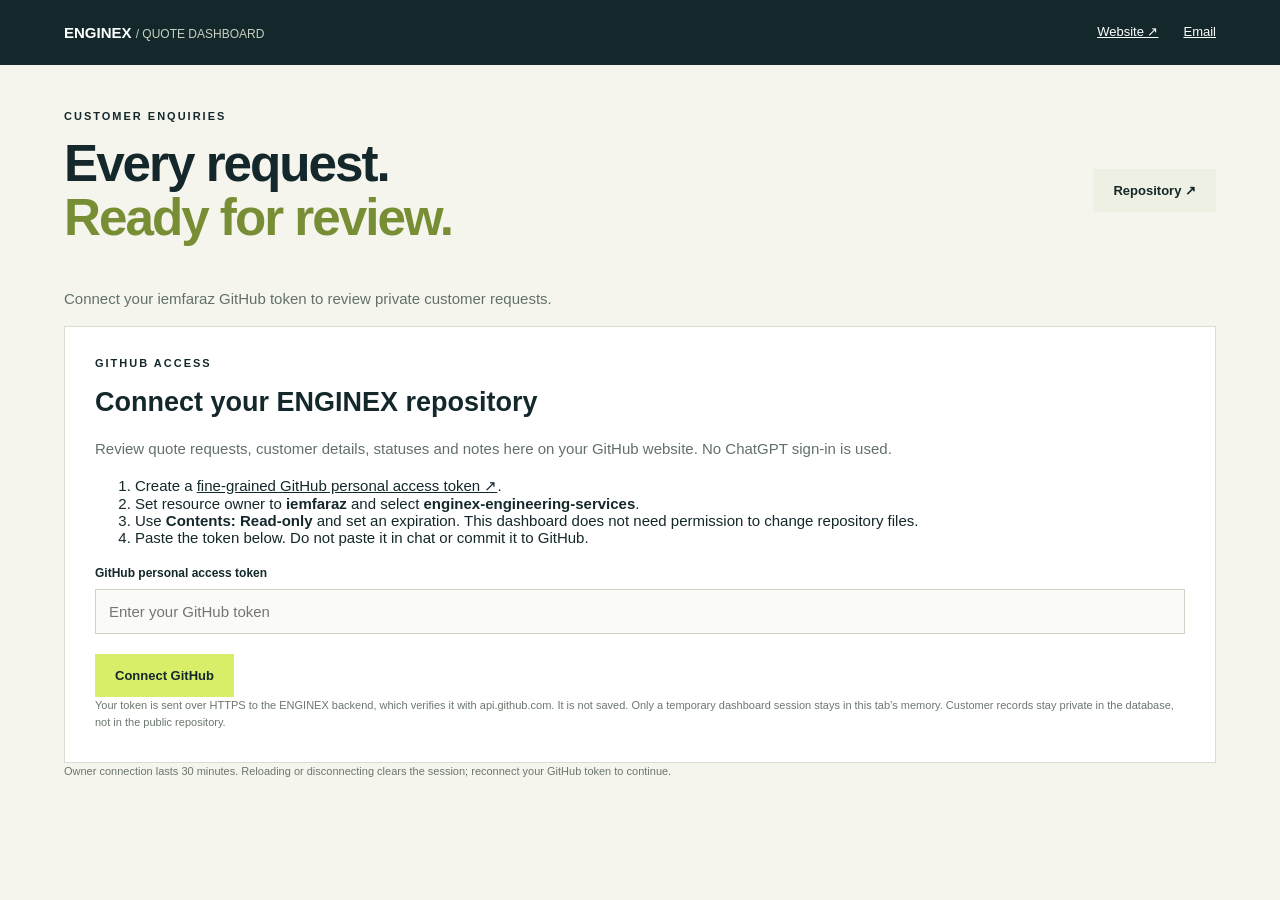
<file: dashboard.html>
<!doctype html><html lang="en"><head><meta charset="utf-8"><meta name="viewport" content="width=device-width,initial-scale=1"><meta name="robots" content="noindex"><meta name="referrer" content="no-referrer"><title>ENGINEX | Quote Dashboard</title><style>[hidden]{display:none!important}*{box-sizing:border-box}body{margin:0;font:15px Arial,sans-serif;background:#f5f5ee;color:#14282c}a{color:inherit}header{padding:24px 5%;background:#14282c;color:#fff;display:flex;justify-content:space-between;gap:20px}header span{font-weight:400;color:#c5d0bc;font-size:12px}nav{display:flex;gap:25px;font-size:13px}main{max-width:1400px;padding:45px 5%;margin:auto}h1{font-size:clamp(34px,4vw,58px);line-height:1.06;letter-spacing:-2px;margin:15px 0 25px}h1 em{font-style:normal;color:#788e34}h2{font-size:27px;margin:18px 0}p{line-height:1.7;color:#62706b}.eyebrow,.brand{font-size:11px;letter-spacing:2px;font-weight:bold}.heading{display:flex;justify-content:space-between;align-items:center}button,.button{border:0;padding:14px 20px;background:#d9ee68;font:700 13px Arial;cursor:pointer;text-decoration:none;display:inline-block;color:#14282c}button:disabled{opacity:.6}.stats{display:grid;grid-template-columns:repeat(7,1fr);gap:12px}.stats button{background:white;border:1px solid #d8dfd0;text-align:left;padding:20px}.stats button.active{background:#d9ee68}.stats span{display:block;font-weight:400}.stats strong{font-size:30px;display:block;margin-top:12px}label{display:block;font-size:12px;font-weight:700;margin:20px 0}input,textarea,select{display:block;width:100%;padding:13px;border:1px solid #cbd5c6;background:#fafbf7;color:#14282c;font:15px Arial;margin-top:9px}textarea{min-height:120px;resize:vertical}.workspace{display:grid;grid-template-columns:1fr 1.15fr;gap:25px;align-items:start}.request{background:white;border:1px solid #d8dfd0;width:100%;margin-bottom:12px;text-align:left;padding:22px}.request.selected{border:2px solid #718931;padding:21px}.request>div{display:flex;justify-content:space-between;gap:10px}.request p{margin:12px 0}.badge{font-size:10px;background:#edf0e2;padding:5px 8px;white-space:nowrap}.detail{background:white;border:1px solid #d8dfd0;padding:30px;overflow-wrap:anywhere}.reference{color:#68736a}.customer-message{white-space:pre-wrap}dl{display:grid;grid-template-columns:80px 1fr;gap:15px;font-size:14px}dt{color:#62706b}dd{margin:0}.actions{display:flex;flex-wrap:wrap;gap:10px}.secondary{background:#edf0e2}small{font-size:11px;line-height:1.6;display:block;color:#6b776e}.empty{padding:40px 15px;text-align:center}.welcome{max-width:750px;margin:70px auto}.welcome p{margin:25px 0}.hint{font-size:12px}@media(max-width:750px){.workspace{grid-template-columns:1fr}.stats{grid-template-columns:repeat(3,1fr)}.heading{align-items:start;flex-direction:column;gap:5px}header{flex-direction:column}main{padding:30px 5%}.stats button{padding:15px}.detail{padding:23px}}
.dashboard-tabs{display:flex;gap:12px;margin:20px 0}.media-card{border:1px solid #d8dfd0;background:#fff;padding:20px;margin:12px 0;overflow-wrap:anywhere}.media-thumb{display:block;width:100%;height:220px;background:#203b3d;object-fit:cover;margin-bottom:14px}#media-panel .actions{margin:16px 0}#media-panel input[type=file]{max-width:100%}#media-panel ol{line-height:1.7}#settings-panel details{padding:18px 0;border-bottom:1px solid #d7dfd0}#settings-panel summary{font-size:18px;font-weight:bold;cursor:pointer}.quote-photos{display:grid;grid-template-columns:repeat(2,1fr);gap:12px}.quote-photos figure{margin:0}.quote-photos figcaption{font-size:11px;overflow-wrap:anywhere}.dashboard-tabs{flex-wrap:wrap}</style><link rel="stylesheet" href="operations.css?v=jobs-1"></head><body><header><b>ENGINEX <span>/ QUOTE DASHBOARD</span></b><nav><a href="index.html">Website ↗</a><a href="email-dashboard.html">Email</a></nav></header><main><div class="heading"><div><div class="eyebrow">CUSTOMER ENQUIRIES</div><h1>Every request.<br><em>Ready for review.</em></h1></div><div><a class="button secondary" href="https://github.com/iemfaraz/enginex-engineering-services" target="_blank" rel="noopener noreferrer">Repository ↗</a><button id="logout" hidden>Disconnect</button></div></div><p id="status" role="status">Connect your iemfaraz GitHub token to review private customer requests.</p><section class="detail" id="connection"><div class="eyebrow">GITHUB ACCESS</div><h2>Connect your ENGINEX repository</h2><p>Review quote requests, customer details, statuses and notes here on your GitHub website. No ChatGPT sign-in is used.</p><ol><li>Create a <a href="https://github.com/settings/personal-access-tokens/new" target="_blank" rel="noopener noreferrer">fine-grained GitHub personal access token ↗</a>.</li><li>Set resource owner to <strong>iemfaraz</strong> and select <strong>enginex-engineering-services</strong>.</li><li>Use <strong>Contents: Read-only</strong> and set an expiration. This dashboard does not need permission to change repository files.</li><li>Paste the token below. Do not paste it in chat or commit it to GitHub.</li></ol><form id="token-form"><label for="github-token">GitHub personal access token<input id="github-token" type="password" autocomplete="off" spellcheck="false" required placeholder="Enter your GitHub token"></label><button id="connect-token" type="submit">Connect GitHub</button></form><small>Your token is sent over HTTPS to the ENGINEX backend, which verifies it with api.github.com. It is not saved. Only a temporary dashboard session stays in this tab’s memory. Customer records stay private in the database, not in the public repository.</small></section><div class="dashboard-tabs" id="workspace-tabs" hidden><button id="quotes-tab">Quote requests</button><button id="media-tab">Cover & Media</button><button id="settings-tab">Website settings</button></div><section id="workspace" hidden><div class="stats" id="stats"></div><label>Search requests<input id="search" placeholder="Name, phone, email, location or service"></label><button id="refresh">Refresh requests ↻</button><div class="workspace" style="margin-top:20px"><section id="list" aria-label="Quote requests"></section><section class="detail" id="detail"><div class="empty">Select a request to review.</div></section></div></section><small>Owner connection lasts 30 minutes. Reloading or disconnecting clears the session; reconnect your GitHub token to continue.</small><section class="detail" id="media-panel" hidden></section><section class="detail" id="settings-panel" hidden></section></main><script src="job-documents.js?v=jobs-1"></script><script src="job-tools.js?v=jobs-1"></script><script src="site-settings.js?v=business-upgrade-1"></script><script src="media-editor.js?v=delete-fix-20261103"></script><script>
const API='https://enginex-quote-dashboard.faraznawaz2014.chatgpt.site',STATES=['New','Under review','Contacted','Quoted','Scheduled','Completed','Closed'];
const $=id=>document.getElementById(id);let token='',quotes=[],filter='All',selected=null,timer=null,photoUrls=[];
function message(s){$('status').textContent=s}
function el(tag,text,cls){const e=document.createElement(tag);if(text!==undefined)e.textContent=text;if(cls)e.className=cls;return e}
const settingsEditor=window.createSiteSettings({panel:$('settings-panel'),api});function releasePhotos(){for(const u of photoUrls)URL.revokeObjectURL(u);photoUrls=[]}function obj(value,fallback){try{return JSON.parse(value||'')}catch{return fallback}}$('settings-tab').onclick=()=>{$('workspace').hidden=true;$('media-panel').hidden=true;$('settings-panel').hidden=false;settingsEditor.load()};
const mediaEditor=window.createMediaEditor({apiOrigin:API,getToken:()=>token,panel:$('media-panel'),onUnauthorized:()=>{reset();message('Connect GitHub again.')}});$('quotes-tab').onclick=()=>{$('settings-panel').hidden=true;$('workspace').hidden=false;$('media-panel').hidden=true};$('media-tab').onclick=()=>{$('settings-panel').hidden=true;$('workspace').hidden=true;$('media-panel').hidden=false;mediaEditor.load()};
function reset(){jobTools.stop();releasePhotos();settingsEditor.reset();mediaEditor.reset();$('workspace-tabs').hidden=true;token='';quotes=[];selected=null;clearTimeout(timer);$('list').replaceChildren();$('detail').replaceChildren();$('workspace').hidden=true;$('connection').hidden=false;$('logout').hidden=true;}
async function hash(s){return Array.from(new Uint8Array(await crypto.subtle.digest('SHA-256',new TextEncoder().encode(s))),x=>x.toString(16).padStart(2,'0')).join('')}
function random(n){return Array.from(crypto.getRandomValues(new Uint8Array(n)),x=>x.toString(16).padStart(2,'0')).join('')}
async function api(path,options={}){const r=await fetch(API+path,{...options,headers:{Authorization:'Bearer '+token,'Content-Type':'application/json',...(options.headers||{})},cache:'no-store',signal:AbortSignal.timeout(20000)});const d=await r.json();if(!r.ok){if(r.status===401||r.status===403){reset();throw Error('Session expired. Please connect GitHub again.')}throw Error(d.error||'Request failed. Please retry.')}return d}
$('token-form').onsubmit=async e=>{e.preventDefault();const button=$('connect-token');button.disabled=true;const githubToken=$('github-token').value.trim();message('Verifying GitHub owner access…');try{const r=await fetch(API+'/api/session',{method:'POST',headers:{'Content-Type':'application/json'},body:JSON.stringify({githubToken}),signal:AbortSignal.timeout(30000)});const d=await r.json();if(!r.ok)throw Error(d.error||'Could not connect GitHub.');token=d.token;$('workspace-tabs').hidden=false;$('connection').hidden=true;$('workspace').hidden=false;$('logout').hidden=false;timer=setTimeout(()=>{reset();message('Connection expired. Connect GitHub again.')},Math.max(0,d.expires-Date.now()));await load()}catch(error){reset();message(error.message)}finally{$('github-token').value='';button.disabled=false;}};
$('logout').onclick=async()=>{try{await api('/api/session',{method:'DELETE'})}catch{}reset();message('Signed out. Customer information has been cleared from this page.')};
async function load(){message('Loading requests…');try{const d=await api('/api/quotes');quotes=d.quotes;render();jobTools.start();message(quotes.length?'Showing the latest '+quotes.length+' requests.':'No quote requests yet. New website submissions will appear here.')}catch(e){message(e.message)}}
function render(){const stats=$('stats');stats.replaceChildren();for(const state of ['All',...STATES]){const b=el('button',undefined,filter===state?'active':'');b.append(el('span',state==='New'?'Received':state),el('strong',String(state==='All'?quotes.length:quotes.filter(q=>q.status===state).length)));b.onclick=()=>{filter=state;render()};stats.append(b)}const list=$('list');list.replaceChildren();const term=$('search').value.toLowerCase();const shown=quotes.filter(q=>(filter==='All'||q.status===filter)&&[q.name,q.phone,q.email,q.city,q.service,q.details,q.id,q.reference].join(' ').toLowerCase().includes(term));for(const q of shown){const b=el('button',undefined,'request'+(q.id===selected?.id?' selected':'')),head=el('div');head.append(el('b',q.name),el('span',q.status==='New'?'Received':q.status,'badge'));b.append(head,el('p',q.service+' · '+q.city),el('small',q.reference||q.id),el('small',new Date(q.created_at).toLocaleString('en-GB',{timeZone:'Asia/Riyadh'})+' · Riyadh time'));b.onclick=()=>{selected=q;render();show(q)};list.append(b)}if(!shown.length)list.append(el('p','No matching requests.','empty'))}
function show(q){releasePhotos();const extra=obj(q.extra,{});const root=$('detail');root.replaceChildren();root.append(el('div','REQUEST DETAILS','eyebrow'),el('h2',q.name),el('small','Reference: '+(q.reference||q.id)));const dl=el('dl');for(const [k,v] of [['Phone',q.phone],['Email',q.email],['Service',q.service],['Location',q.city],['Property',extra.property||'—'],['Items / rooms',extra.quantity||'—'],['Preferred date',extra.preferredDate||'Not specified'],['Urgency',extra.urgency||'Flexible']]){dl.append(el('dt',k),el('dd',v))}if(extra.accessDetails){dl.append(el('dt','Address / access details'),el('dd',extra.accessDetails))}const location=extra.location;if(location?.confirmed===true&&typeof location.latitude==='number'&&Number.isFinite(location.latitude)&&Math.abs(location.latitude)<=90&&typeof location.longitude==='number'&&Number.isFinite(location.longitude)&&Math.abs(location.longitude)<=180){const coordinate=location.latitude+','+location.longitude;const directions=el('a','Open directions in Google Maps ↗','button');directions.href='https://www.google.com/maps/dir/?api=1&destination='+encodeURIComponent(coordinate);directions.target='_blank';directions.rel='noopener noreferrer';const value=el('dd');value.append(el('p',coordinate+' · GPS accuracy ±'+Math.round(location.accuracy)+' m'),directions);dl.append(el('dt','Confirmed service location (private)'),value)}root.append(dl,el('h3','Customer’s message'),el('p',q.details,'customer-message'));const attachments=obj(q.photos,[]);if(attachments.length){const area=el('div');area.className='quote-photos';root.append(el('h3','Private fault photos & video'),area);for(const p of attachments){const item=el('figure'),caption=el('figcaption',p.name);item.append(caption);area.append(item);const video=p.mime?.startsWith('video/');const load=async()=>{try{if(button)button.disabled=true;const r=await fetch(API+'/api/quote-photo?quote='+encodeURIComponent(q.id)+'&photo='+encodeURIComponent(p.id),{headers:{Authorization:'Bearer '+token}});if(!r.ok)throw Error();const blob=await r.blob();if(selected?.id!==q.id||!item.isConnected)return;const url=URL.createObjectURL(blob);photoUrls.push(url);const media=el(video?'video':'img');media.src=url;media.style.width='100%';if(video){media.controls=true;media.preload='metadata'}else media.alt='Customer fault photo';item.prepend(media);button?.remove()}catch{caption.textContent='Media unavailable. Refresh and retry.';if(button)button.disabled=false}};const button=video?el('button','Load private video (up to 150 MB)'):null;if(button){button.type='button';button.onclick=load;item.append(button)}else load();}}const actions=el('div',undefined,'actions'),email=el('a','Reply by email ↗','button'),phone=el('a','Call ↗','button secondary'),wa=el('a','WhatsApp ↗','button secondary');email.href='mailto:'+q.email+'?subject='+encodeURIComponent('Re: ENGINEX quote '+(q.reference||q.id));phone.href='tel:'+q.phone.replace(/[^+\d]/g,'');wa.href='https://wa.me/'+q.phone.replace(/\D/g,'');wa.target='_blank';wa.rel='noopener noreferrer';actions.append(email,phone,wa);root.append(actions);const stateLabel=el('label','Review status'),state=el('select');for(const s of STATES){const o=el('option',s==='New'?'Received':s);o.value=s;state.append(o)}state.value=q.status;stateLabel.append(state);const notesLabel=el('label','Internal review notes'),notes=el('textarea');notes.value=q.notes;notes.maxLength=5000;notesLabel.append(notes);const save=el('button','Save review');save.onclick=async()=>{save.disabled=true;try{await api('/api/quotes',{method:'PATCH',body:JSON.stringify({id:q.id,status:state.value,notes:notes.value})});q.status=state.value;q.notes=notes.value;render();message('Review saved.')}catch(e){message(e.message)}finally{save.disabled=false}};root.append(stateLabel,notesLabel,save,el('small','Only the owner can see review notes. Contact links open your apps; they do not send automatically.'));jobTools.attach(q,root)}
const jobTools=window.createJobTools({api,apiOrigin:API,getToken:()=>token,getQuotes:()=>quotes,refresh:load,selectQuote:id=>{const q=quotes.find(x=>x.id===id);if(q){selected=q;render();show(q);$('detail').scrollIntoView({behavior:'smooth',block:'start'})}}});$('search').oninput=render;$('refresh').onclick=load;
</script></body></html>
</file>
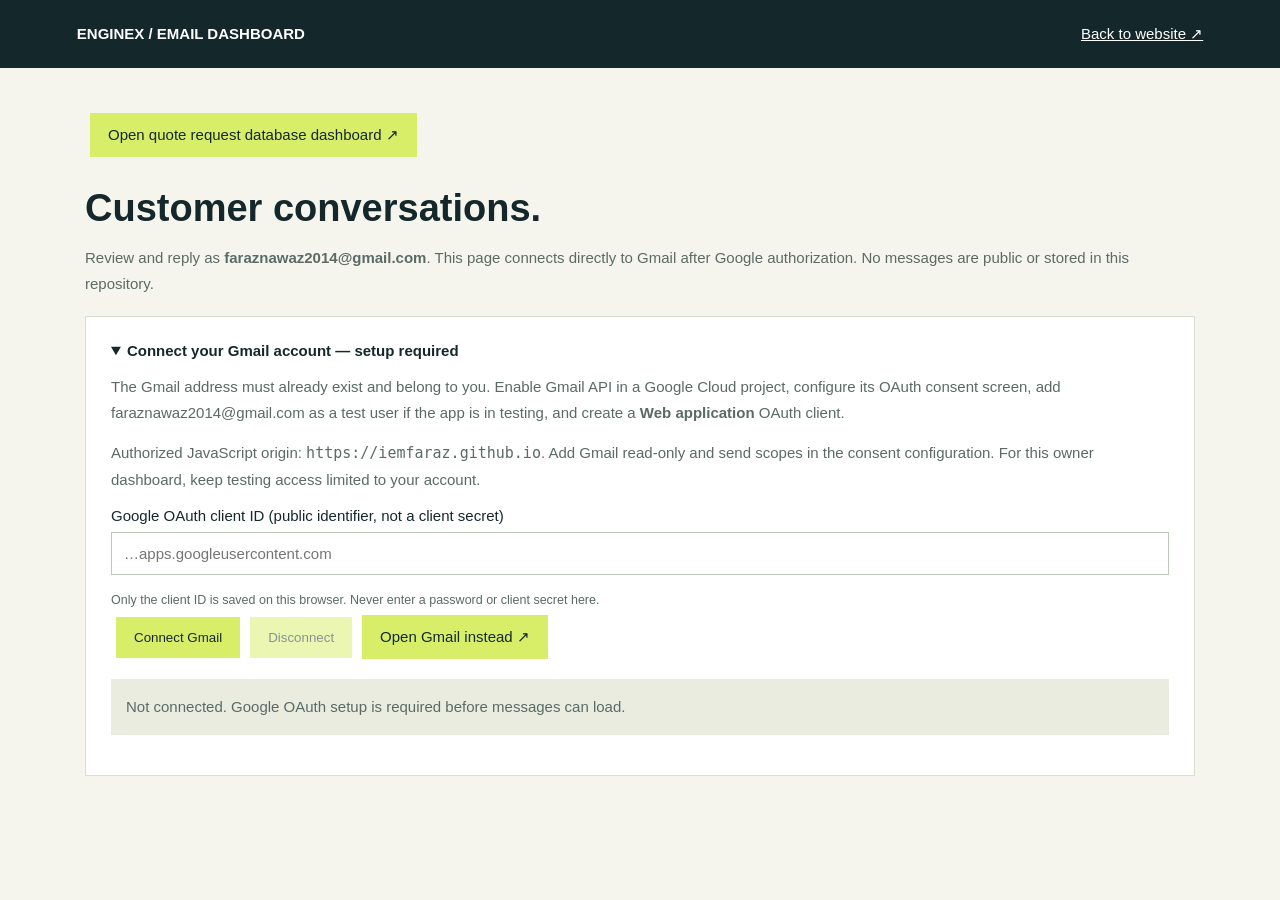
<file: email-dashboard.html>
<!doctype html><html lang="en"><head><meta charset="utf-8"><meta name="viewport" content="width=device-width,initial-scale=1"><meta name="referrer" content="no-referrer"><title>ENGINEX | Email dashboard</title><style>*{box-sizing:border-box}body{margin:0;background:#f5f5ee;color:#14282c;font:15px Arial,sans-serif}header{padding:25px 6%;background:#14282c;color:white;display:flex;justify-content:space-between}a{color:inherit}main{max-width:1150px;margin:40px auto;padding:0 20px}h1{font-size:38px;margin-bottom:12px}p{line-height:1.7;color:#5b6a67}.box{background:white;border:1px solid #d7dfd0;padding:25px;margin:20px 0}button,.button{display:inline-block;background:#d9ee68;color:#14282c;border:0;padding:13px 18px;cursor:pointer;text-decoration:none;margin:5px}button:disabled{opacity:.5;cursor:default}label{display:block;margin:15px 0}input,textarea{font:inherit;width:100%;padding:12px;border:1px solid #bbc8bb;margin-top:8px}textarea{min-height:140px}#layout{display:grid;grid-template-columns:1fr 1.4fr;gap:20px}#messages button{display:block;width:100%;text-align:left;background:#f3f5ec;margin:8px 0;white-space:pre-wrap;line-height:1.6}pre{white-space:pre-wrap;overflow-wrap:anywhere;font:14px/1.7 Arial;max-height:420px;overflow:auto}#status{padding:15px;background:#e9ecdf;white-space:pre-wrap}summary{cursor:pointer;font-weight:bold}small{line-height:1.6;display:block;color:#5b6a67}@media(max-width:700px){#layout{grid-template-columns:1fr}h1{font-size:30px}}[hidden]{display:none!important}</style><script src="https://accounts.google.com/gsi/client" async defer></script></head><body><header><b>ENGINEX / EMAIL DASHBOARD</b><a href="index.html">Back to website ↗</a></header><main><a class="button" href="https://enginex-quote-dashboard.faraznawaz2014.chatgpt.site">Open quote request database dashboard ↗</a><h1>Customer conversations.</h1><p>Review and reply as <b>faraznawaz2014@gmail.com</b>. This page connects directly to Gmail after Google authorization. No messages are public or stored in this repository.</p><div class="box"><details open id="setup"><summary>Connect your Gmail account — setup required</summary><p>The Gmail address must already exist and belong to you. Enable Gmail API in a Google Cloud project, configure its OAuth consent screen, add faraznawaz2014@gmail.com as a test user if the app is in testing, and create a <b>Web application</b> OAuth client.</p><p>Authorized JavaScript origin: <code>https://iemfaraz.github.io</code>. Add Gmail read-only and send scopes in the consent configuration. For this owner dashboard, keep testing access limited to your account.</p><label>Google OAuth client ID (public identifier, not a client secret)<input id="client" placeholder="…apps.googleusercontent.com" autocomplete="off"></label><small>Only the client ID is saved on this browser. Never enter a password or client secret here.</small></details><button id="connect">Connect Gmail</button><button id="disconnect" disabled>Disconnect</button><a class="button" href="https://mail.google.com/mail/?authuser=faraznawaz2014%40gmail.com" target="_blank" rel="noopener noreferrer">Open Gmail instead ↗</a><p id="status" role="status">Not connected. Google OAuth setup is required before messages can load.</p></div><section id="workspace" hidden><div class="box"><form id="search"><label>Search Gmail<input id="query" value='in:inbox' placeholder='subject:ENGINEX'></label><button>Search / refresh</button><button type="button" id="more" hidden>Load more</button></form><small>Opening an email here does not mark it as read in Gmail. Plain text is displayed; attachments and remote images are not loaded.</small></div><div id="layout"><div class="box" id="messages"></div><article class="box"><h2 id="subject">Choose a message</h2><p id="sender"></p><pre id="body"></pre><form id="reply" hidden><label>Reply to<input id="to" type="email" required></label><label>Your reply<textarea id="replyBody" required></textarea></label><button id="send">Send reply</button><small>Review the recipient and message before sending. Only clicking Send reply sends the email.</small></form></article></div></section></main><script>
const $=id=>document.getElementById(id), mailbox='faraznawaz2014@gmail.com';let token='',timer,next='',selected=null,busy=false,generation=0;
try{$('client').value=localStorage.getItem('enginex-gmail-client')||''}catch{}
function status(t){$('status').textContent=t}
function clear(){generation++;token='';clearTimeout(timer);next='';selected=null;$('workspace').hidden=true;$('messages').replaceChildren();$('body').textContent='';$('sender').textContent='';$('subject').textContent='Choose a message';$('reply').hidden=true;$('replyBody').value='';$('to').value='';$('disconnect').disabled=true;$('connect').disabled=false}
async function api(path,options={}){if(!token)throw Error('Connect Gmail first.');const r=await fetch('https://gmail.googleapis.com/gmail/v1/users/me/'+path,{...options,headers:{Authorization:'Bearer '+token,'Content-Type':'application/json'}});if(r.status===401){clear();throw Error('Session expired. Connect Gmail again.')}if(!r.ok)throw Error('Gmail request failed ('+r.status+'). Check Gmail API, consent and granted scopes.');return r.json()}
const guard=fn=>async e=>{if(e)e.preventDefault();try{await fn(e)}catch(err){status(err.message)}};
$('connect').onclick=guard(async()=>{const id=$('client').value.trim();if(!id.endsWith('.apps.googleusercontent.com'))throw Error('Enter the Web application OAuth client ID from Google Cloud.');if(!window.google?.accounts?.oauth2)throw Error('Google sign-in has not loaded. Reload this page and try again.');try{localStorage.setItem('enginex-gmail-client',id)}catch{}const client=google.accounts.oauth2.initTokenClient({client_id:id,scope:'https://www.googleapis.com/auth/gmail.readonly https://www.googleapis.com/auth/gmail.send',hint:mailbox,callback:async r=>{try{if(r.error)throw Error('Google authorization was not completed: '+r.error);clear();token=r.access_token;const profile=await api('profile');if(profile.emailAddress.toLowerCase()!==mailbox){const wrong=token;clear();google.accounts.oauth2.revoke(wrong,()=>{});throw Error('Please connect '+mailbox+' rather than another account.')}timer=setTimeout(()=>{clear();status('Session expired. Connect Gmail again.')},Math.max(0,(Number(r.expires_in)-60)*1000));$('workspace').hidden=false;$('connect').disabled=true;$('disconnect').disabled=false;$('setup').open=false;await list(false)}catch(err){if(token)clear();status(err.message)}},error_callback:()=>status('Google sign-in was closed or blocked. Try again.')});client.requestAccessToken({prompt:'select_account'})});
$('disconnect').onclick=()=>{const old=token;clear();if(old)google.accounts.oauth2.revoke(old,()=>{});status('Disconnected. Mail content cleared from this page.')};
function header(m,name){return(m.payload?.headers||[]).find(h=>h.name.toLowerCase()===name.toLowerCase())?.value||''}
function decode(data){try{return new TextDecoder().decode(Uint8Array.from(atob(data.replace(/-/g,'+').replace(/_/g,'/')),c=>c.charCodeAt(0)))}catch{return''}}
function plain(part){if(part.mimeType==='text/plain'&&part.body?.data)return decode(part.body.data);for(const p of part.parts||[]){const result=plain(p);if(result)return result}return''}
async function list(more){const gen=generation;status('Loading messages…');const data=await api('messages?maxResults=15&q='+encodeURIComponent($('query').value)+(more&&next?'&pageToken='+encodeURIComponent(next):''));if(gen!==generation||!token)return;if(!more)$('messages').replaceChildren();next=data.nextPageToken||'';$('more').hidden=!next;for(const item of data.messages||[]){const m=await api('messages/'+encodeURIComponent(item.id)+'?format=metadata&metadataHeaders=Subject&metadataHeaders=From');if(gen!==generation||!token)return;const b=document.createElement('button');b.textContent=(header(m,'Subject')||'(No subject)')+'\n'+header(m,'From');b.onclick=guard(()=>openMessage(item.id));$('messages').append(b)}status(data.messages?.length?'Connected to '+mailbox+'. Select a message to review.':'No matching messages.')}
$('search').onsubmit=guard(()=>list(false));$('more').onclick=guard(()=>list(true));
async function openMessage(id){const gen=generation;status('Loading email…');$('reply').hidden=true;const m=await api('messages/'+encodeURIComponent(id)+'?format=full');if(gen!==generation||!token)return;selected=m;$('subject').textContent=header(m,'Subject')||'(No subject)';$('sender').textContent=header(m,'From')+' · '+header(m,'Date');$('body').textContent=plain(m.payload)||'This email has no plain-text body. Open Gmail to review its formatted content or attachments.';const sender=header(m,'Reply-To')||header(m,'From');$('to').value=sender.match(/<([^<>]+)>/)?.[1]||sender;$('replyBody').value='';$('reply').hidden=false;status('Review the email and recipient before replying.')}
function clean(s){return s.replace(/[\r\n]/g,' ')}function base64(s){const bytes=new TextEncoder().encode(s);let bin='';for(const b of bytes)bin+=String.fromCharCode(b);return btoa(bin).replace(/\+/g,'-').replace(/\//g,'_').replace(/=+$/,'')}
$('reply').onsubmit=guard(async()=>{if(busy||!selected)return;busy=true;$('send').disabled=true;try{const subject=header(selected,'Subject');const mid=clean(header(selected,'Message-ID'));const refs=clean(header(selected,'References'));const raw=['To: '+clean($('to').value),'Subject: =?UTF-8?B?'+btoa(unescape(encodeURIComponent(/^re:/i.test(subject)?subject:'Re: '+subject)))+'?=','MIME-Version: 1.0','Content-Type: text/plain; charset=UTF-8','Content-Transfer-Encoding: base64',...(mid?['In-Reply-To: '+mid,'References: '+(refs?refs+' ':'')+mid]:[]),'',btoa(unescape(encodeURIComponent($('replyBody').value))).match(/.{1,76}/g).join('\r\n')].join('\r\n');status('Sending reply…');await api('messages/send',{method:'POST',body:JSON.stringify({threadId:selected.threadId,raw:base64(raw)})});$('replyBody').value='';status('Reply sent successfully from '+mailbox+'.')}catch(e){status('Reply not confirmed. Check Gmail Sent before retrying. '+e.message)}finally{busy=false;$('send').disabled=false}});
</script></body></html>
</file>
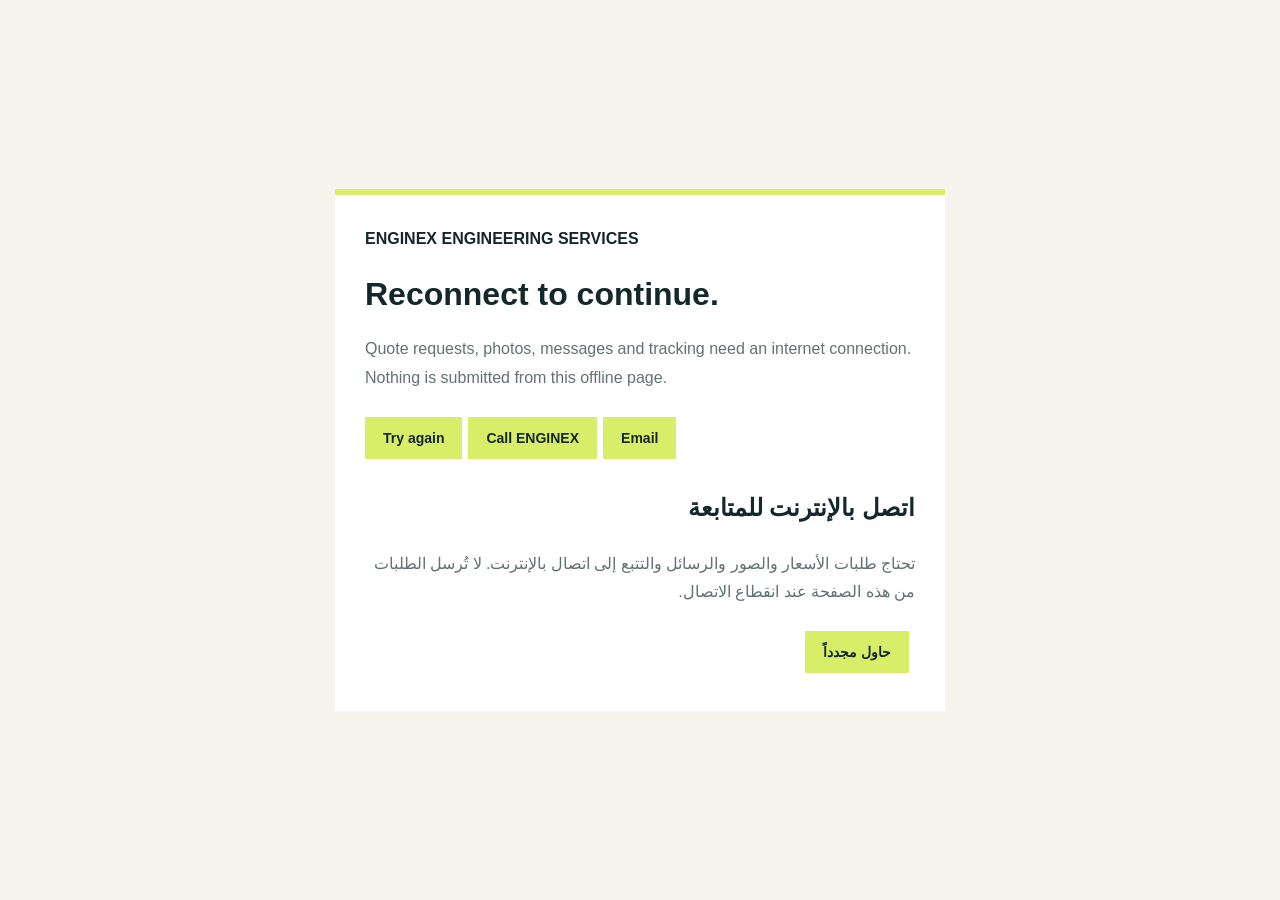
<file: offline.html>
<!doctype html><html lang="en"><head><meta charset="utf-8"><meta name="viewport" content="width=device-width,initial-scale=1"><meta name="theme-color" content="#14282c"><title>ENGINEX — You’re offline</title><style>body{background:#f5f5ee;color:#14282c;font:16px/1.8 Arial;margin:0;min-height:100vh;display:grid;place-items:center}.card{max-width:550px;margin:25px;padding:30px;background:white;border-top:6px solid #d9ee68}h1{font-size:32px;line-height:1.2}a,button{display:inline-block;color:#14282c;background:#d9ee68;border:0;padding:13px 18px;margin:8px 6px 8px 0;text-decoration:none;font:700 14px Arial;cursor:pointer}p{color:#637172}</style></head><body><main class="card"><b>ENGINEX ENGINEERING SERVICES</b><h1>Reconnect to continue.</h1><p>Quote requests, photos, messages and tracking need an internet connection. Nothing is submitted from this offline page.</p><button onclick="location.reload()">Try again</button><a href="tel:+966551679504">Call ENGINEX</a><a href="mailto:faraznawaz2014@gmail.com">Email</a><section lang="ar" dir="rtl"><h2>اتصل بالإنترنت للمتابعة</h2><p>تحتاج طلبات الأسعار والصور والرسائل والتتبع إلى اتصال بالإنترنت. لا تُرسل الطلبات من هذه الصفحة عند انقطاع الاتصال.</p><button onclick="location.reload()">حاول مجدداً</button></section></main></body></html>
</file>
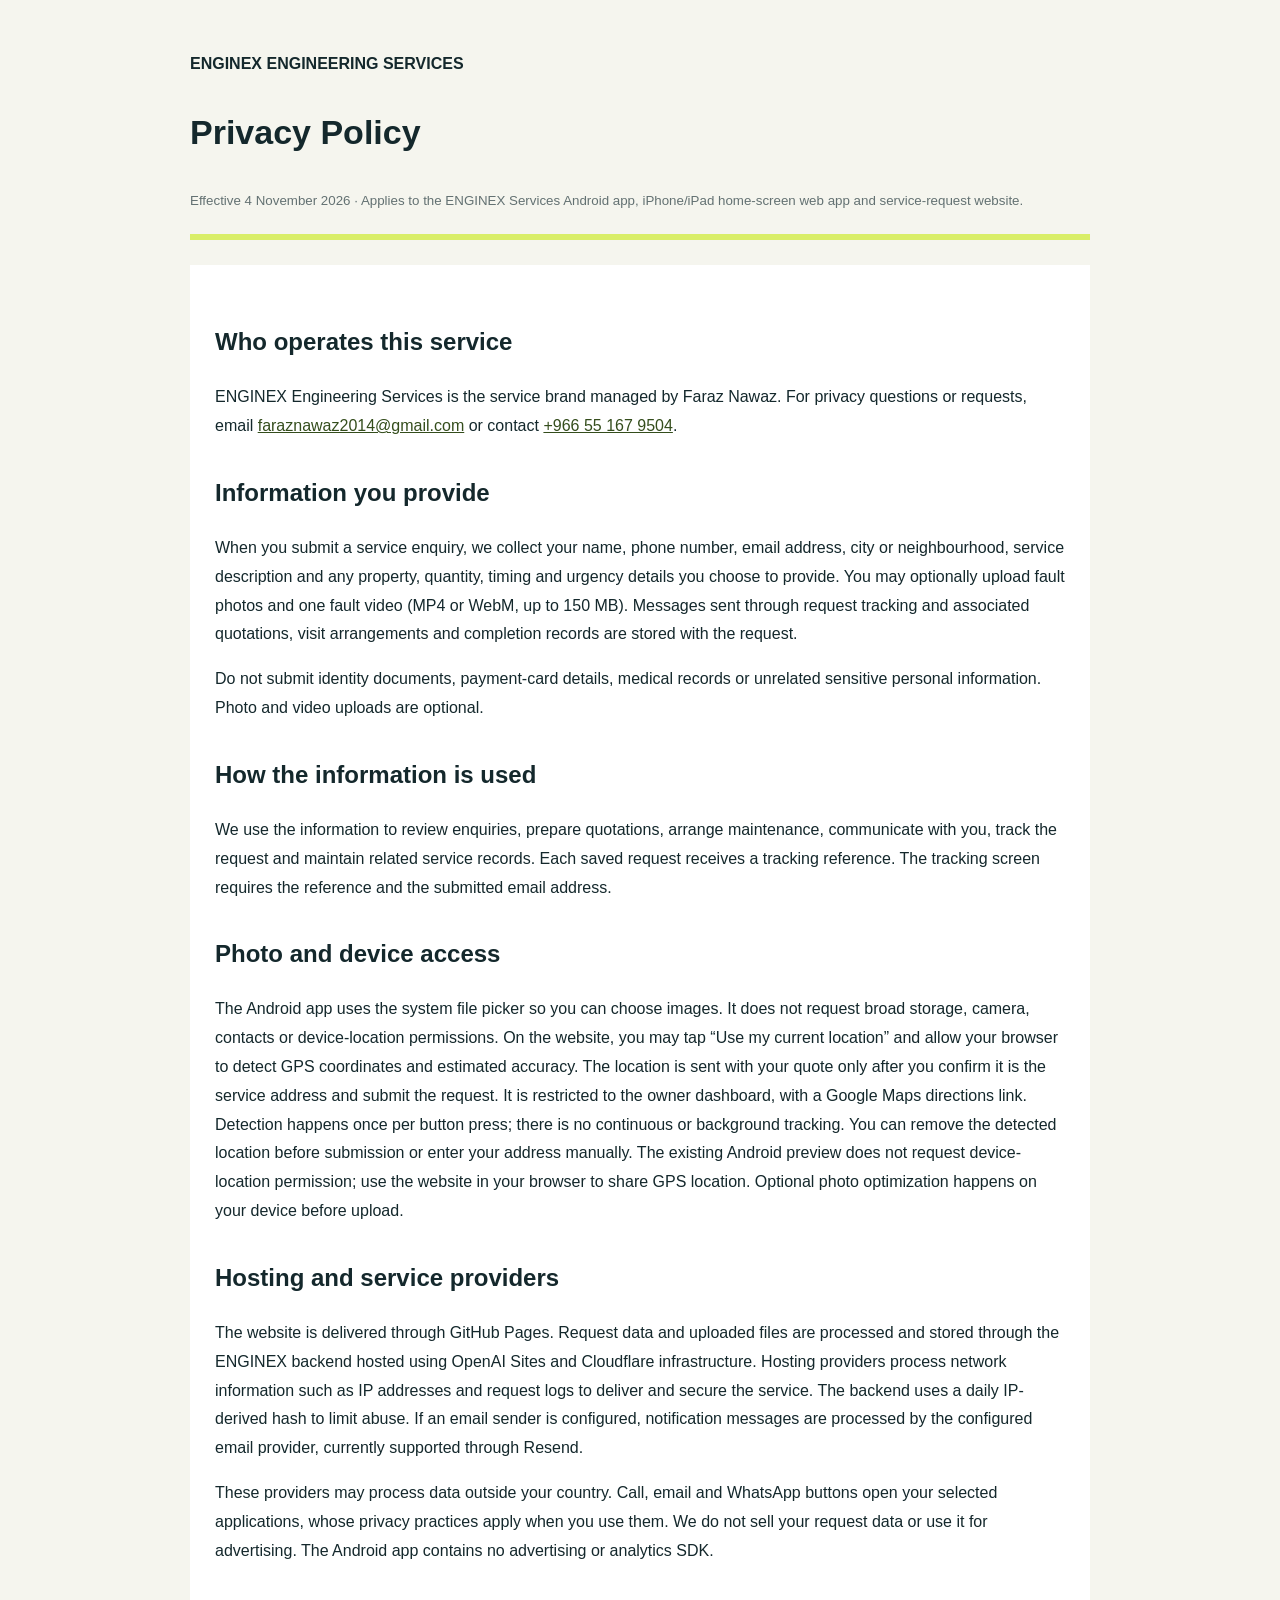
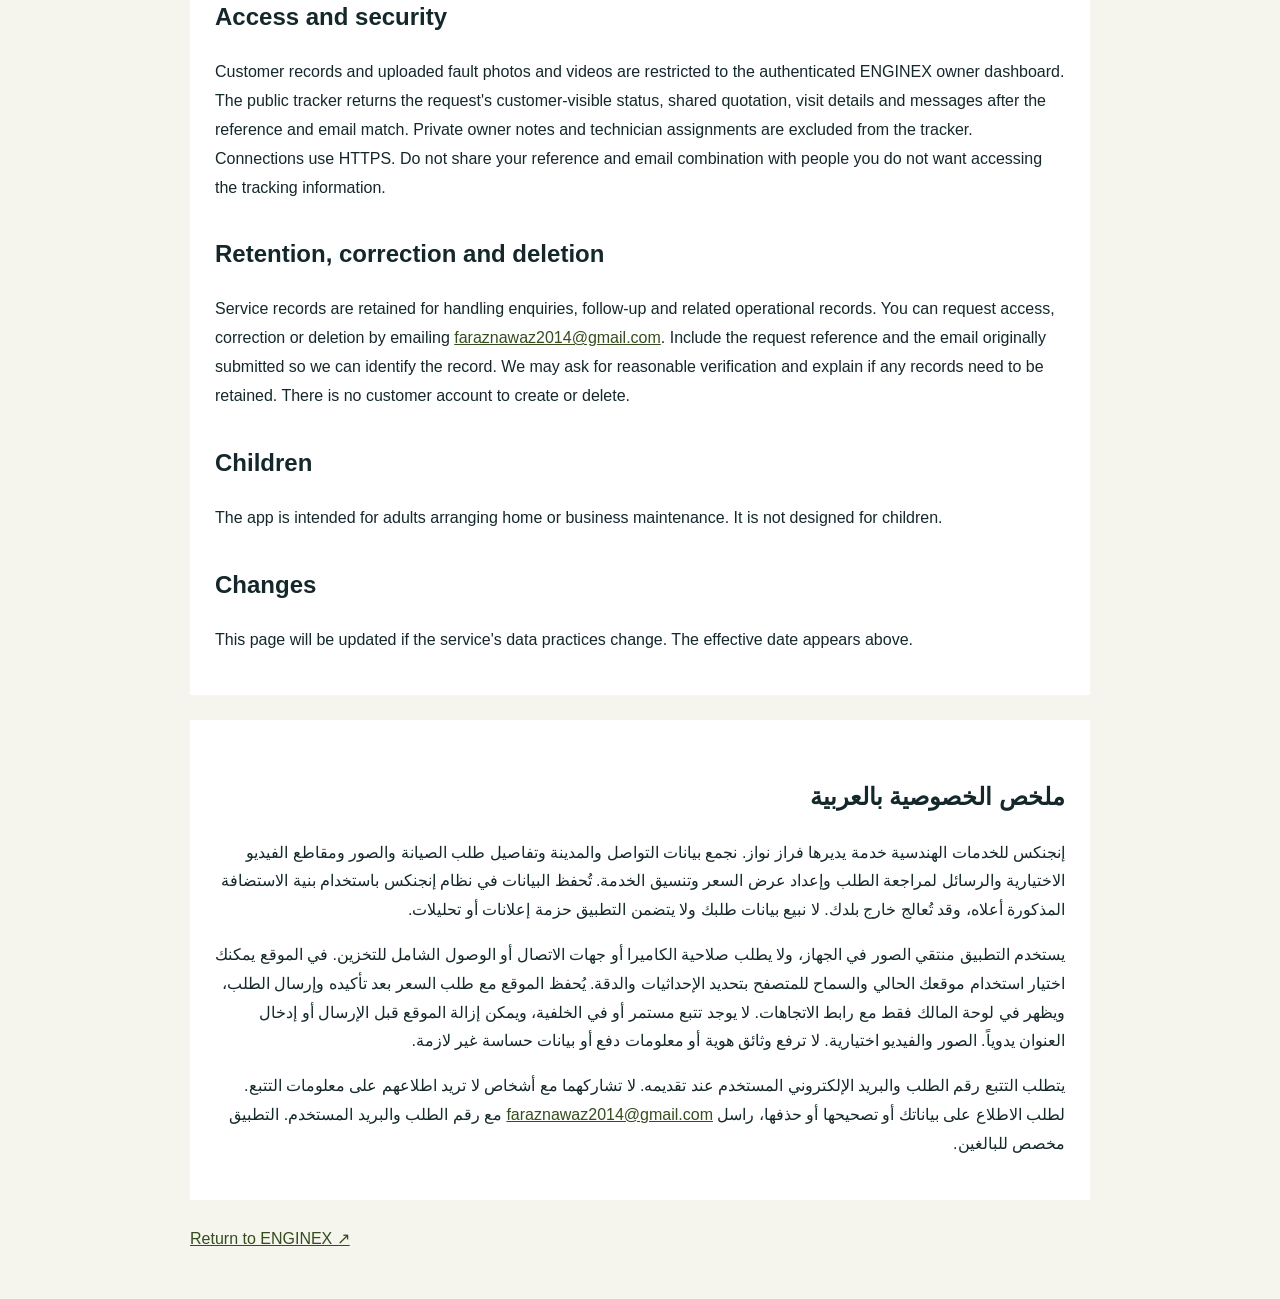
<file: privacy.html>
<!doctype html><html lang="en"><head><meta charset="utf-8"><meta name="viewport" content="width=device-width,initial-scale=1"><title>ENGINEX Services — Privacy Policy</title><style>body{font:16px/1.8 Arial,sans-serif;background:#f5f5ee;color:#14282c;max-width:900px;margin:auto;padding:30px}header{border-bottom:6px solid #d9ee68;padding:20px 0}h1{font-size:34px}h2{margin-top:30px}a{color:#344d1c}article{background:white;padding:25px;margin:25px 0}small{color:#637172}</style></head><body><header><b>ENGINEX ENGINEERING SERVICES</b><h1>Privacy Policy</h1><small>Effective 4 November 2026 · Applies to the ENGINEX Services Android app, iPhone/iPad home-screen web app and service-request website.</small></header><main><article><h2>Who operates this service</h2><p>ENGINEX Engineering Services is the service brand managed by Faraz Nawaz. For privacy questions or requests, email <a href="mailto:faraznawaz2014@gmail.com">faraznawaz2014@gmail.com</a> or contact <a href="tel:+966551679504">+966 55 167 9504</a>.</p><h2>Information you provide</h2><p>When you submit a service enquiry, we collect your name, phone number, email address, city or neighbourhood, service description and any property, quantity, timing and urgency details you choose to provide. You may optionally upload fault photos and one fault video (MP4 or WebM, up to 150 MB). Messages sent through request tracking and associated quotations, visit arrangements and completion records are stored with the request.</p><p>Do not submit identity documents, payment-card details, medical records or unrelated sensitive personal information. Photo and video uploads are optional.</p><h2>How the information is used</h2><p>We use the information to review enquiries, prepare quotations, arrange maintenance, communicate with you, track the request and maintain related service records. Each saved request receives a tracking reference. The tracking screen requires the reference and the submitted email address.</p><h2>Photo and device access</h2><p>The Android app uses the system file picker so you can choose images. It does not request broad storage, camera, contacts or device-location permissions. On the website, you may tap “Use my current location” and allow your browser to detect GPS coordinates and estimated accuracy. The location is sent with your quote only after you confirm it is the service address and submit the request. It is restricted to the owner dashboard, with a Google Maps directions link. Detection happens once per button press; there is no continuous or background tracking. You can remove the detected location before submission or enter your address manually. The existing Android preview does not request device-location permission; use the website in your browser to share GPS location. Optional photo optimization happens on your device before upload.</p><h2>Hosting and service providers</h2><p>The website is delivered through GitHub Pages. Request data and uploaded files are processed and stored through the ENGINEX backend hosted using OpenAI Sites and Cloudflare infrastructure. Hosting providers process network information such as IP addresses and request logs to deliver and secure the service. The backend uses a daily IP-derived hash to limit abuse. If an email sender is configured, notification messages are processed by the configured email provider, currently supported through Resend.</p><p>These providers may process data outside your country. Call, email and WhatsApp buttons open your selected applications, whose privacy practices apply when you use them. We do not sell your request data or use it for advertising. The Android app contains no advertising or analytics SDK.</p><h2>Access and security</h2><p>Customer records and uploaded fault photos and videos are restricted to the authenticated ENGINEX owner dashboard. The public tracker returns the request's customer-visible status, shared quotation, visit details and messages after the reference and email match. Private owner notes and technician assignments are excluded from the tracker. Connections use HTTPS. Do not share your reference and email combination with people you do not want accessing the tracking information.</p><h2>Retention, correction and deletion</h2><p>Service records are retained for handling enquiries, follow-up and related operational records. You can request access, correction or deletion by emailing <a href="mailto:faraznawaz2014@gmail.com?subject=ENGINEX%20privacy%20request">faraznawaz2014@gmail.com</a>. Include the request reference and the email originally submitted so we can identify the record. We may ask for reasonable verification and explain if any records need to be retained. There is no customer account to create or delete.</p><h2>Children</h2><p>The app is intended for adults arranging home or business maintenance. It is not designed for children.</p><h2>Changes</h2><p>This page will be updated if the service's data practices change. The effective date appears above.</p></article><article lang="ar" dir="rtl"><h2>ملخص الخصوصية بالعربية</h2><p>إنجنكس للخدمات الهندسية خدمة يديرها فراز نواز. نجمع بيانات التواصل والمدينة وتفاصيل طلب الصيانة والصور ومقاطع الفيديو الاختيارية والرسائل لمراجعة الطلب وإعداد عرض السعر وتنسيق الخدمة. تُحفظ البيانات في نظام إنجنكس باستخدام بنية الاستضافة المذكورة أعلاه، وقد تُعالج خارج بلدك. لا نبيع بيانات طلبك ولا يتضمن التطبيق حزمة إعلانات أو تحليلات.</p><p>يستخدم التطبيق منتقي الصور في الجهاز، ولا يطلب صلاحية الكاميرا أو جهات الاتصال أو الوصول الشامل للتخزين. في الموقع يمكنك اختيار استخدام موقعك الحالي والسماح للمتصفح بتحديد الإحداثيات والدقة. يُحفظ الموقع مع طلب السعر بعد تأكيده وإرسال الطلب، ويظهر في لوحة المالك فقط مع رابط الاتجاهات. لا يوجد تتبع مستمر أو في الخلفية، ويمكن إزالة الموقع قبل الإرسال أو إدخال العنوان يدوياً. الصور والفيديو اختيارية. لا ترفع وثائق هوية أو معلومات دفع أو بيانات حساسة غير لازمة.</p><p>يتطلب التتبع رقم الطلب والبريد الإلكتروني المستخدم عند تقديمه. لا تشاركهما مع أشخاص لا تريد اطلاعهم على معلومات التتبع. لطلب الاطلاع على بياناتك أو تصحيحها أو حذفها، راسل <a href="mailto:faraznawaz2014@gmail.com">faraznawaz2014@gmail.com</a> مع رقم الطلب والبريد المستخدم. التطبيق مخصص للبالغين.</p></article><p><a href="index.html">Return to ENGINEX ↗</a></p></main></body></html>
</file>
<file: operations.css>
.job-controls{display:flex;flex-wrap:wrap;gap:10px;margin-bottom:20px}.job-controls button{background:#e8eddc}.job-alert:empty{display:none}.job-alert{padding:16px;background:#d9ee68;color:#14282c}.job-tools{margin-top:30px;border-top:4px solid #d9ee68;padding-top:15px}.job-tools details{border-bottom:1px solid #d8dfd0;padding:18px 0}.job-tools summary{font-size:17px;font-weight:bold;cursor:pointer}.quote-items{display:grid;gap:12px}.quote-item{background:#f5f5ee;padding:18px;display:grid;grid-template-columns:1fr 1fr;gap:10px}.quote-item label{margin:0}.quote-item label:nth-child(2){grid-column:1/-1}.quote-total{padding:18px;background:#14282c;color:#d9ee68;font-weight:bold;line-height:1.8}.inline-check{display:flex;align-items:center;gap:10px;line-height:1.6}.inline-check input[type=checkbox]{width:auto;margin:0;flex:none}.job-tools>button{margin-top:20px;width:100%}.message-thread{display:grid;gap:12px;max-height:450px;overflow:auto}.message{padding:16px;margin:12px 0;background:#f0f2e9;border-inline-start:3px solid #819b28;white-space:pre-wrap;overflow-wrap:anywhere}.message.owner{background:#e3edcb}.message p{margin:8px 0}.message small{display:block}.visit-grid{display:grid;grid-template-columns:repeat(7,minmax(0,1fr));gap:6px;margin:20px 0}.visit-grid article{min-height:90px;padding:8px;background:#f1f3eb;border:1px solid #d8dfd0}.visit-grid button{font-size:10px;padding:5px;display:block;width:100%;margin-top:5px;overflow-wrap:anywhere}.visit-row{padding:18px;border-bottom:1px solid #d8dfd0}.visit-row button{margin:5px}.job-photo-grid,.photo-preview-grid{display:grid;grid-template-columns:repeat(2,minmax(0,1fr));gap:12px}.job-photo-grid figure,.photo-preview-grid figure{margin:12px 0}.job-photo-grid img,.photo-preview-grid img{width:100%;height:160px;object-fit:cover;background:#e8ecdf}.job-photo-grid figcaption,.photo-preview-grid figcaption{font-size:11px;overflow-wrap:anywhere;padding:8px 0}.photo-picker{padding:15px 0}.photo-picker button{border:0;background:#e8eddc;padding:10px;cursor:pointer}.tracking-detail{grid-column:1/-1;margin-top:25px;max-width:950px}.tracking-timeline{list-style:none;padding:0;display:flex;flex-wrap:wrap;gap:12px}.tracking-timeline li{flex:1;min-width:120px;padding:18px;border-top:4px solid #cbd2c2;background:#fff;color:#62706b}.tracking-timeline li.reached{border-color:#819b28;color:#14282c}.tracking-timeline li[aria-current=step]{background:#d9ee68}.tracking-timeline small{display:block;margin-top:10px;font-size:11px}.customer-quotation,.customer-conversation{background:#fff;padding:25px;margin:22px 0;overflow-wrap:anywhere}.customer-quotation table{width:100%;border-collapse:collapse;font-size:13px}.customer-quotation td,.customer-quotation th{text-align:start;padding:12px 5px;border-bottom:1px solid #d8dfd0}.customer-quotation p,.customer-conversation p{white-space:pre-wrap}.customer-conversation textarea{max-width:100%}.job-management{margin:20px 0}@media(max-width:750px){.visit-grid{grid-template-columns:repeat(3,minmax(0,1fr))}.quote-item{grid-template-columns:1fr}.quote-item label:nth-child(2){grid-column:auto}.job-photo-grid,.photo-preview-grid{grid-template-columns:1fr}.customer-quotation,.customer-conversation{padding:18px}}

.stats{grid-template-columns:repeat(4,minmax(0,1fr))}.visit-grid>strong{font-size:11px;text-align:center}.job-management{overflow:auto}@media(max-width:750px){.stats{grid-template-columns:repeat(2,minmax(0,1fr))}.visit-grid{grid-template-columns:repeat(7,minmax(75px,1fr));overflow:auto}}
</file>
